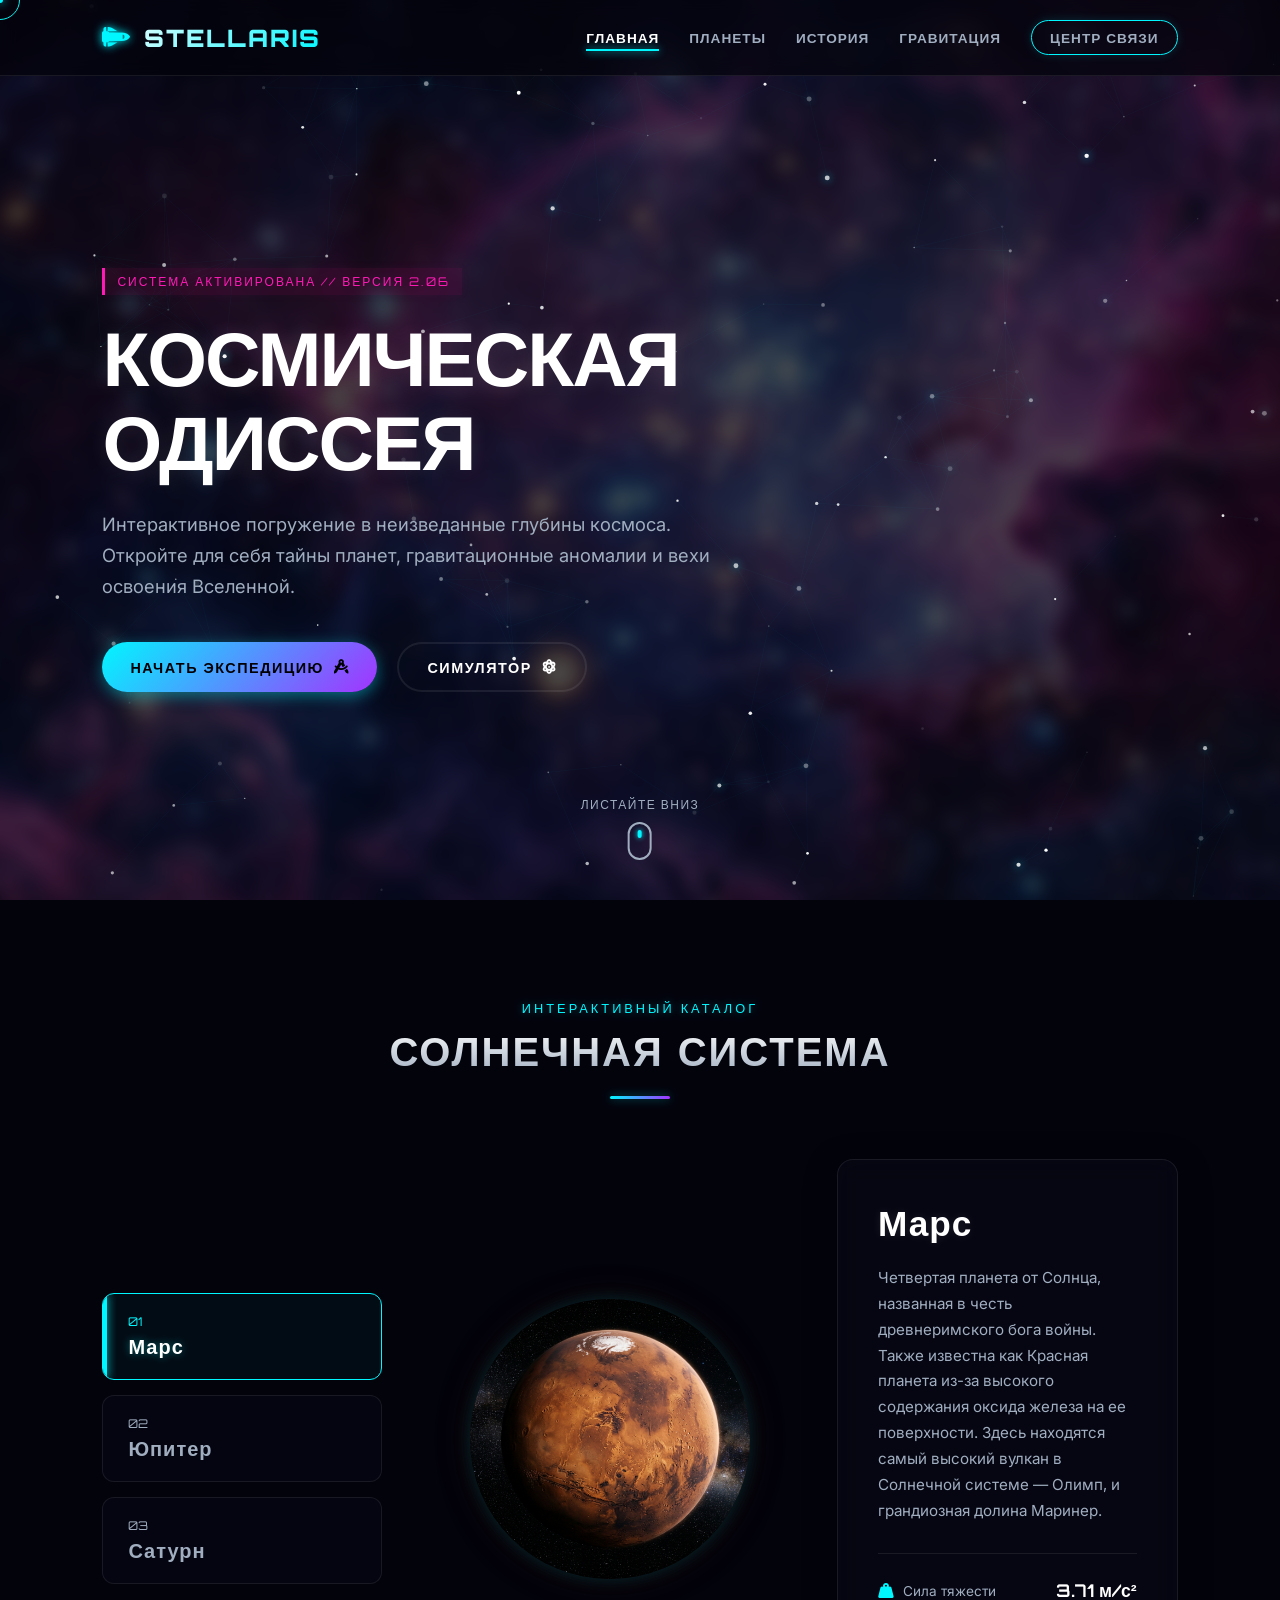
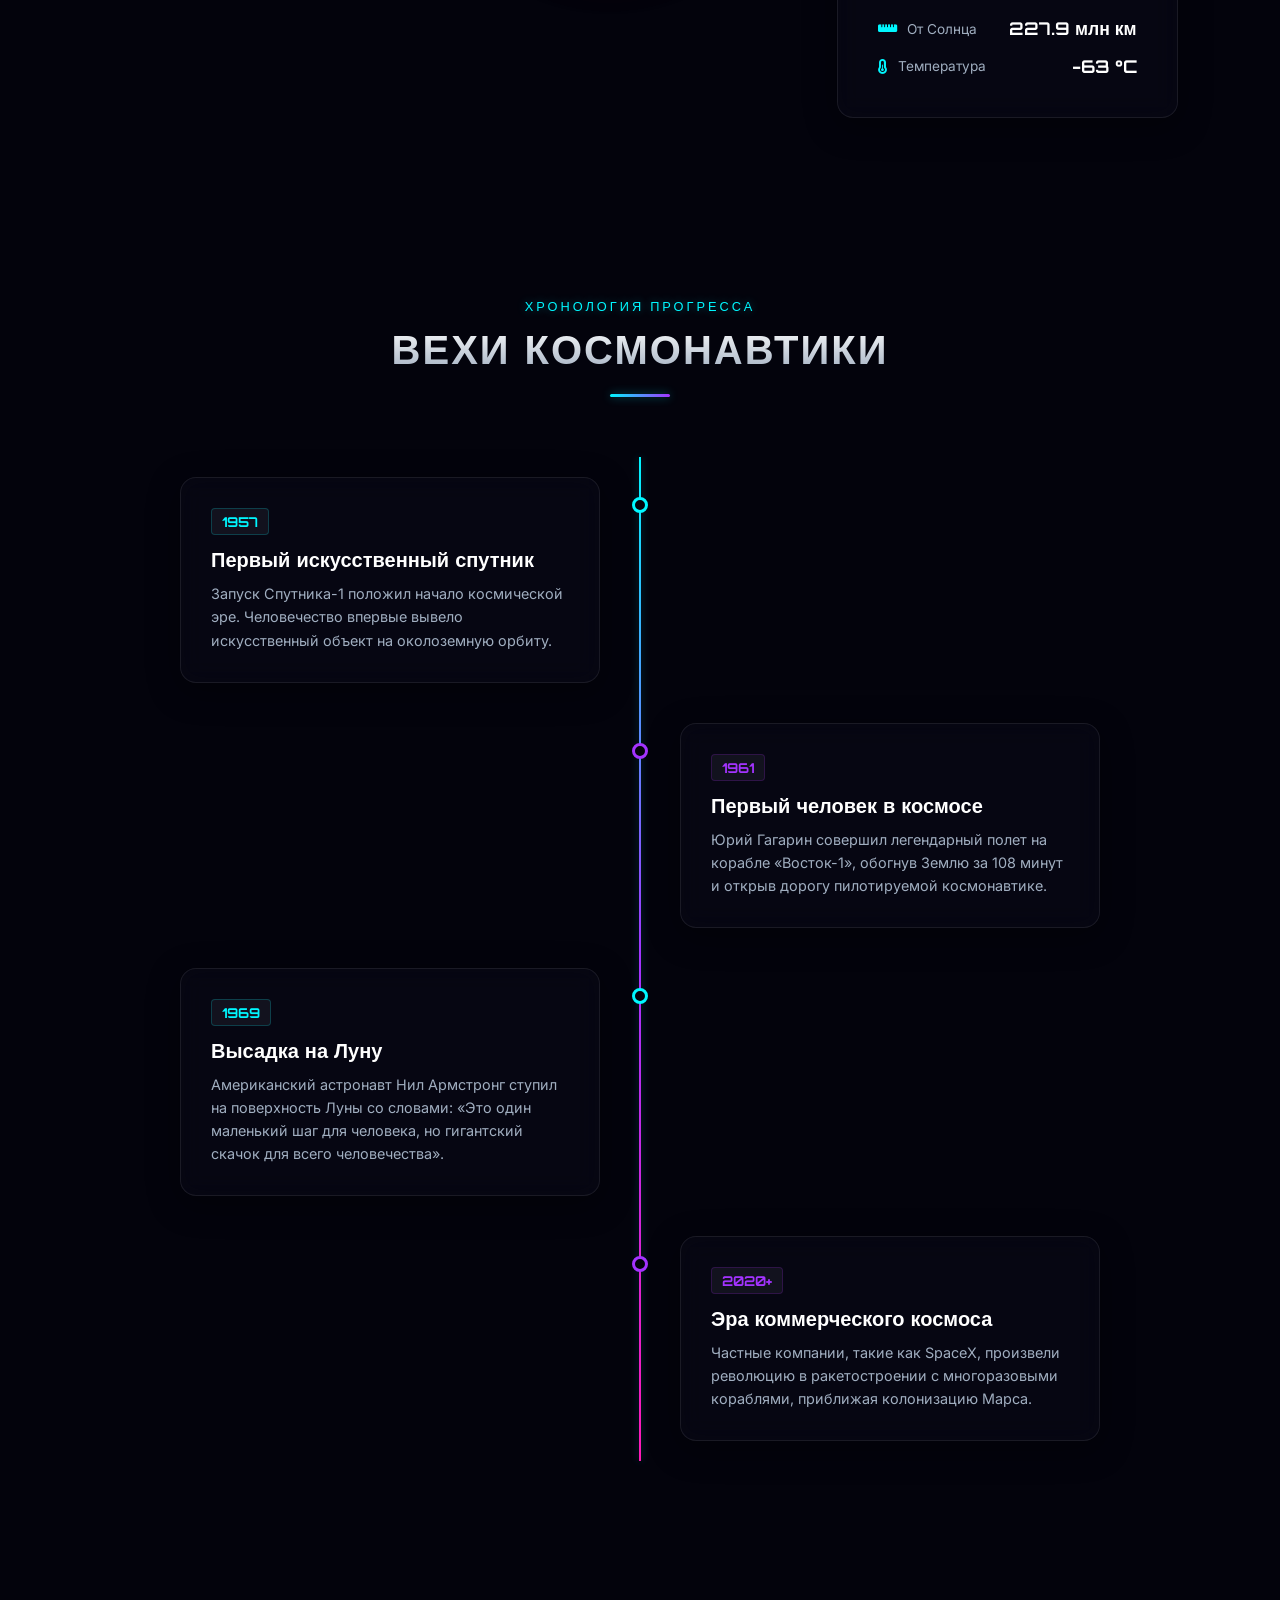
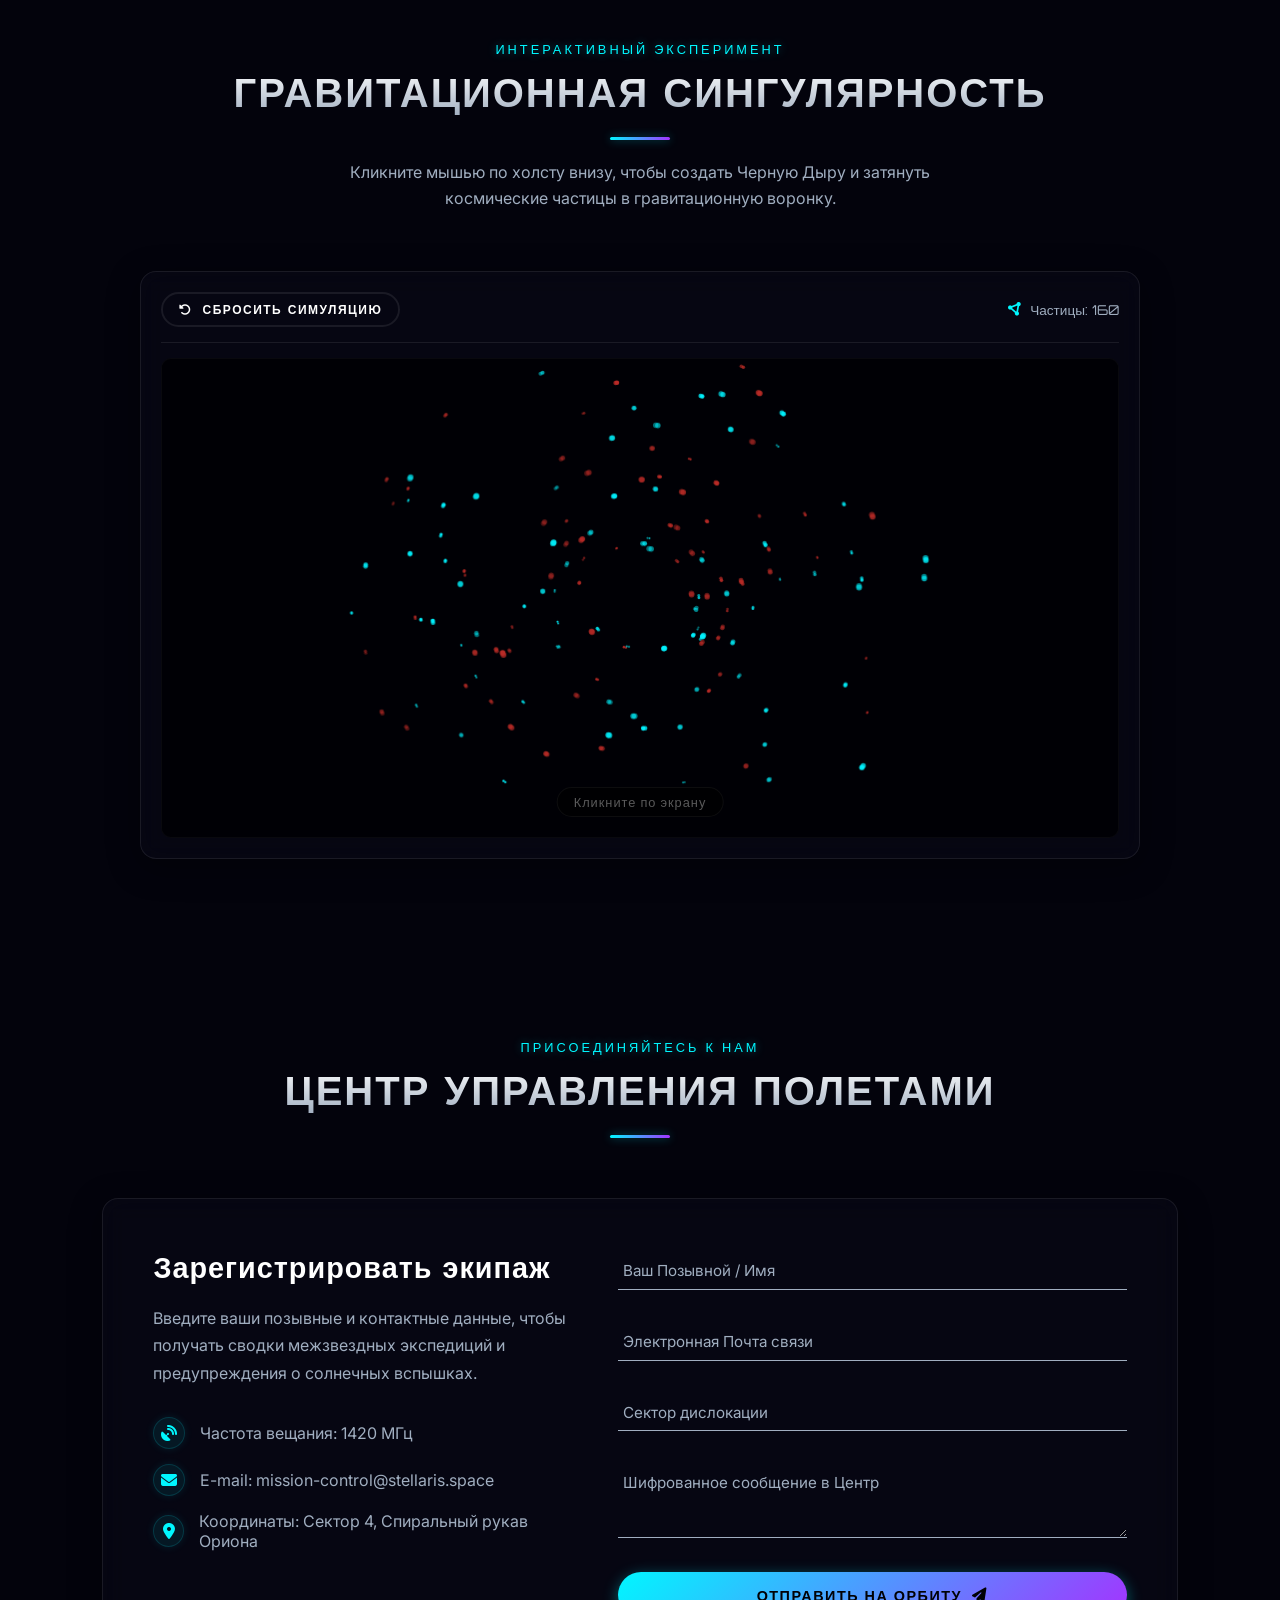
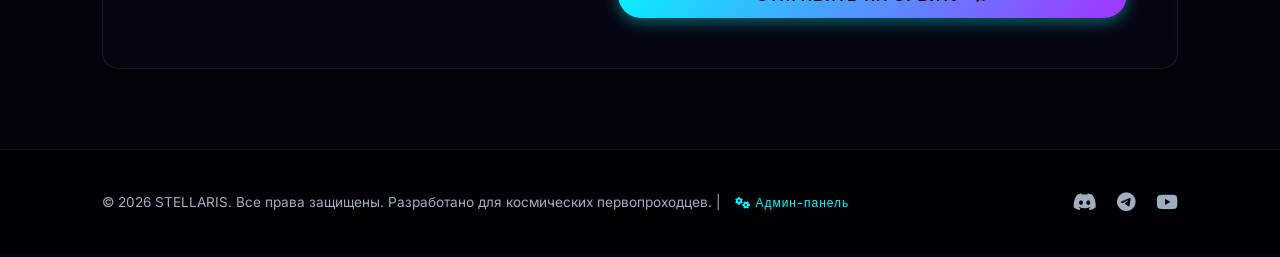
<file: projects/space-landing/index.html>
<!DOCTYPE html>
<html lang="ru">
<head>
    <meta charset="UTF-8">
    <meta name="viewport" content="width=device-width, initial-scale=1.0">
    <meta name="description" content="Интерактивное космическое путешествие: исследуйте планеты, изучайте историю освоения космоса и попробуйте симулятор гравитации.">
    <title>Космическая Одиссея — Исследование Вселенной</title>
    <!-- Google Fonts: Orbitron (Sci-Fi) & Inter -->
    <link rel="preconnect" href="https://fonts.googleapis.com">
    <link rel="preconnect" href="https://fonts.gstatic.com" crossorigin>
    <link href="https://fonts.googleapis.com/css2?family=Inter:wght@300;400;600;700&family=Orbitron:wght@400;700;900&display=swap" rel="stylesheet">
    <!-- FontAwesome для космических иконок -->
    <link rel="stylesheet" href="https://cdnjs.cloudflare.com/ajax/libs/font-awesome/6.4.0/css/all.min.css">
    <!-- Стили -->
    <link rel="stylesheet" href="style.css">
</head>
<body>

    <!-- Фоновый холст для интерактивных звезд -->
    <canvas id="stars-canvas"></canvas>

    <!-- Кастомный курсор -->
    <div class="custom-cursor" id="custom-cursor"></div>
    <div class="custom-cursor-dot" id="custom-cursor-dot"></div>

    <!-- Шапка сайта -->
    <header class="main-header">
        <div class="logo">
            <i class="fa-solid fa-shuttle-space"></i>
            <span>STELLARIS</span>
        </div>
        <nav class="nav-menu">
            <a href="#hero" class="nav-link active">Главная</a>
            <a href="#explorer" class="nav-link">Планеты</a>
            <a href="#timeline" class="nav-link">История</a>
            <a href="#sandbox" class="nav-link">Гравитация</a>
            <a href="#control" class="nav-link btn-glow">Центр связи</a>
        </nav>
        <button class="mobile-menu-btn" id="mobile-menu-btn">
            <span></span>
            <span></span>
            <span></span>
        </button>
    </header>

    <!-- Главный экран (Hero) -->
    <section id="hero" class="hero-section">
        <div class="hero-bg-nebula"></div>
        <div class="hero-content">
            <div class="hud-tag">СИСТЕМА АКТИВИРОВАНА // ВЕРСИЯ 2.06</div>
            <h1 class="glitch-title" data-text="КОСМИЧЕСКАЯ ОДИССЕЯ">КОСМИЧЕСКАЯ ОДИССЕЯ</h1>
            <p class="hero-subtitle">Интерактивное погружение в неизведанные глубины космоса. Откройте для себя тайны планет, гравитационные аномалии и вехи освоения Вселенной.</p>
            <div class="hero-cta">
                <a href="#explorer" class="btn btn-primary">
                    <span class="btn-text">Начать экспедицию</span>
                    <i class="fa-solid fa-compass-drafting"></i>
                </a>
                <a href="#sandbox" class="btn btn-secondary">
                    <span class="btn-text">Симулятор</span>
                    <i class="fa-solid fa-atom"></i>
                </a>
            </div>
        </div>
        <div class="scroll-indicator">
            <span>Листайте вниз</span>
            <div class="mouse-icon">
                <div class="wheel"></div>
            </div>
        </div>
    </section>

    <!-- Исследователь планет -->
    <section id="explorer" class="explorer-section reveal-section">
        <div class="section-header">
            <span class="subtitle">Интерактивный каталог</span>
            <h2 class="section-title">Солнечная система</h2>
            <div class="divider"></div>
        </div>

        <div class="explorer-container">
            <!-- Вкладки выбора планеты -->
            <div class="planet-tabs">
                <button class="planet-tab active" data-planet="mars">
                    <span class="num">01</span>
                    <span class="name">Марс</span>
                </button>
                <button class="planet-tab" data-planet="jupiter">
                    <span class="num">02</span>
                    <span class="name">Юпитер</span>
                </button>
                <button class="planet-tab" data-planet="saturn">
                    <span class="num">03</span>
                    <span class="name">Сатурн</span>
                </button>
            </div>

            <!-- Контент планет -->
            <div class="planet-showcase">
                <div class="planet-visual">
                    <div class="planet-glow"></div>
                    <img id="planet-img" src="assets/mars.jpg" alt="Марс" class="planet-image active">
                </div>
                
                <div class="planet-info-card glass-card">
                    <h3 id="planet-title" class="planet-name">Марс</h3>
                    <p id="planet-desc" class="planet-description">
                        Четвертая планета от Солнца, названная в честь древнеримского бога войны. Также известна как Красная планета из-за высокого содержания оксида железа на ее поверхности. Здесь находятся гигантские вулканы и каньоны.
                    </p>
                    
                    <div class="planet-stats">
                        <div class="stat-box">
                            <span class="stat-label"><i class="fa-solid fa-weight-hanging"></i> Сила тяжести</span>
                            <span id="planet-gravity" class="stat-value">3.71 м/с²</span>
                        </div>
                        <div class="stat-box">
                            <span class="stat-label"><i class="fa-solid fa-ruler-horizontal"></i> От Солнца</span>
                            <span id="planet-distance" class="stat-value">227.9 млн км</span>
                        </div>
                        <div class="stat-box">
                            <span class="stat-label"><i class="fa-solid fa-temperature-half"></i> Температура</span>
                            <span id="planet-temp" class="stat-value">-63 °C</span>
                        </div>
                    </div>
                </div>
            </div>
        </div>
    </section>

    <!-- Космический путь (Timeline) -->
    <section id="timeline" class="timeline-section reveal-section">
        <div class="section-header">
            <span class="subtitle">Хронология прогресса</span>
            <h2 class="section-title">Вехи космонавтики</h2>
            <div class="divider"></div>
        </div>

        <div class="timeline-container">
            <div class="timeline-line"></div>
            
            <!-- Событие 1 -->
            <div class="timeline-item left">
                <div class="timeline-dot"></div>
                <div class="timeline-content glass-card">
                    <span class="date">1957</span>
                    <h4>Первый искусственный спутник</h4>
                    <p>Запуск Спутника-1 положил начало космической эре. Человечество впервые вывело искусственный объект на околоземную орбиту.</p>
                </div>
            </div>

            <!-- Событие 2 -->
            <div class="timeline-item right">
                <div class="timeline-dot"></div>
                <div class="timeline-content glass-card">
                    <span class="date">1961</span>
                    <h4>Первый человек в космосе</h4>
                    <p>Юрий Гагарин совершил легендарный полет на корабле «Восток-1», обогнув Землю за 108 минут и открыв дорогу пилотируемой космонавтике.</p>
                </div>
            </div>

            <!-- Событие 3 -->
            <div class="timeline-item left">
                <div class="timeline-dot"></div>
                <div class="timeline-content glass-card">
                    <span class="date">1969</span>
                    <h4>Высадка на Луну</h4>
                    <p>Американский астронавт Нил Армстронг ступил на поверхность Луны со словами: «Это один маленький шаг для человека, но гигантский скачок для всего человечества».</p>
                </div>
            </div>

            <!-- Событие 4 -->
            <div class="timeline-item right">
                <div class="timeline-dot"></div>
                <div class="timeline-content glass-card">
                    <span class="date">2020+</span>
                    <h4>Эра коммерческого космоса</h4>
                    <p>Частные компании, такие как SpaceX, произвели революцию в ракетостроении с многоразовыми кораблями, приближая колонизацию Марса.</p>
                </div>
            </div>
        </div>
    </section>

    <!-- Симулятор гравитации (Sandbox) -->
    <section id="sandbox" class="sandbox-section reveal-section">
        <div class="section-header">
            <span class="subtitle">Интерактивный эксперимент</span>
            <h2 class="section-title">Гравитационная Сингулярность</h2>
            <div class="divider"></div>
            <p class="section-description">Кликните мышью по холсту внизу, чтобы создать Черную Дыру и затянуть космические частицы в гравитационную воронку.</p>
        </div>

        <div class="sandbox-container glass-card">
            <div class="sandbox-controls">
                <button id="btn-reset-particles" class="btn btn-small btn-secondary">
                    <i class="fa-solid fa-rotate-left"></i> Сбросить симуляцию
                </button>
                <div class="control-indicator">
                    <i class="fa-solid fa-circle-nodes"></i> <span id="particle-count">Частицы: 150</span>
                </div>
            </div>
            <div class="canvas-wrapper">
                <canvas id="sandbox-canvas"></canvas>
                <div class="canvas-hint">Кликните по экрану</div>
            </div>
        </div>
    </section>

    <!-- Форма «Центр управления» (Contact) -->
    <section id="control" class="control-section reveal-section">
        <div class="section-header">
            <span class="subtitle">Присоединяйтесь к нам</span>
            <h2 class="section-title">Центр Управления Полетами</h2>
            <div class="divider"></div>
        </div>

        <div class="control-container glass-card">
            <div class="control-info">
                <h3>Зарегистрировать экипаж</h3>
                <p>Введите ваши позывные и контактные данные, чтобы получать сводки межзвездных экспедиций и предупреждения о солнечных вспышках.</p>
                <ul class="contact-list">
                    <li><i class="fa-solid fa-satellite-dish"></i> Частота вещания: 1420 МГц</li>
                    <li><i class="fa-solid fa-envelope"></i> E-mail: mission-control@stellaris.space</li>
                    <li><i class="fa-solid fa-location-dot"></i> Координаты: Сектор 4, Спиральный рукав Ориона</li>
                </ul>
            </div>
            
            <form id="mission-form" class="mission-form">
                <div class="form-group">
                    <input type="text" id="callsign" required placeholder=" ">
                    <label for="callsign">Ваш Позывной / Имя</label>
                    <div class="bar"></div>
                </div>
                
                <div class="form-group">
                    <input type="email" id="email" required placeholder=" ">
                    <label for="email">Электронная Почта связи</label>
                    <div class="bar"></div>
                </div>

                <div class="form-group">
                    <select id="sector" required>
                        <option value="" disabled selected hidden></option>
                        <option value="earth">Орбита Земли</option>
                        <option value="mars">Купол Марса</option>
                        <option value="belt">Пояс Астероидов</option>
                        <option value="outer">Внешние системы</option>
                    </select>
                    <label for="sector" class="select-label">Сектор дислокации</label>
                    <div class="bar"></div>
                </div>

                <div class="form-group">
                    <textarea id="message" required rows="3" placeholder=" "></textarea>
                    <label for="message">Шифрованное сообщение в Центр</label>
                    <div class="bar"></div>
                </div>

                <button type="submit" class="btn btn-primary btn-block">
                    <span class="btn-text">Отправить на Орбиту</span>
                    <i class="fa-solid fa-paper-plane"></i>
                </button>
            </form>
        </div>
    </section>

    <!-- Подвал сайта -->
    <footer class="main-footer">
        <div class="footer-bottom">
            <p>&copy; 2026 STELLARIS. Все права защищены. Разработано для космических первопроходцев. | <a href="admin.html" class="admin-link" style="color: var(--color-neon-cyan); text-decoration: none; font-family: var(--font-headers); font-size: 0.75rem; margin-left: 10px; letter-spacing: 1px;"><i class="fa-solid fa-gears"></i> Админ-панель</a></p>
            <div class="footer-socials">
                <a href="#"><i class="fa-brands fa-discord"></i></a>
                <a href="#"><i class="fa-brands fa-telegram"></i></a>
                <a href="#"><i class="fa-brands fa-youtube"></i></a>
            </div>
        </div>
    </footer>

    <!-- JS Логика -->
    <script src="app.js"></script>
</body>
</html>
</file>
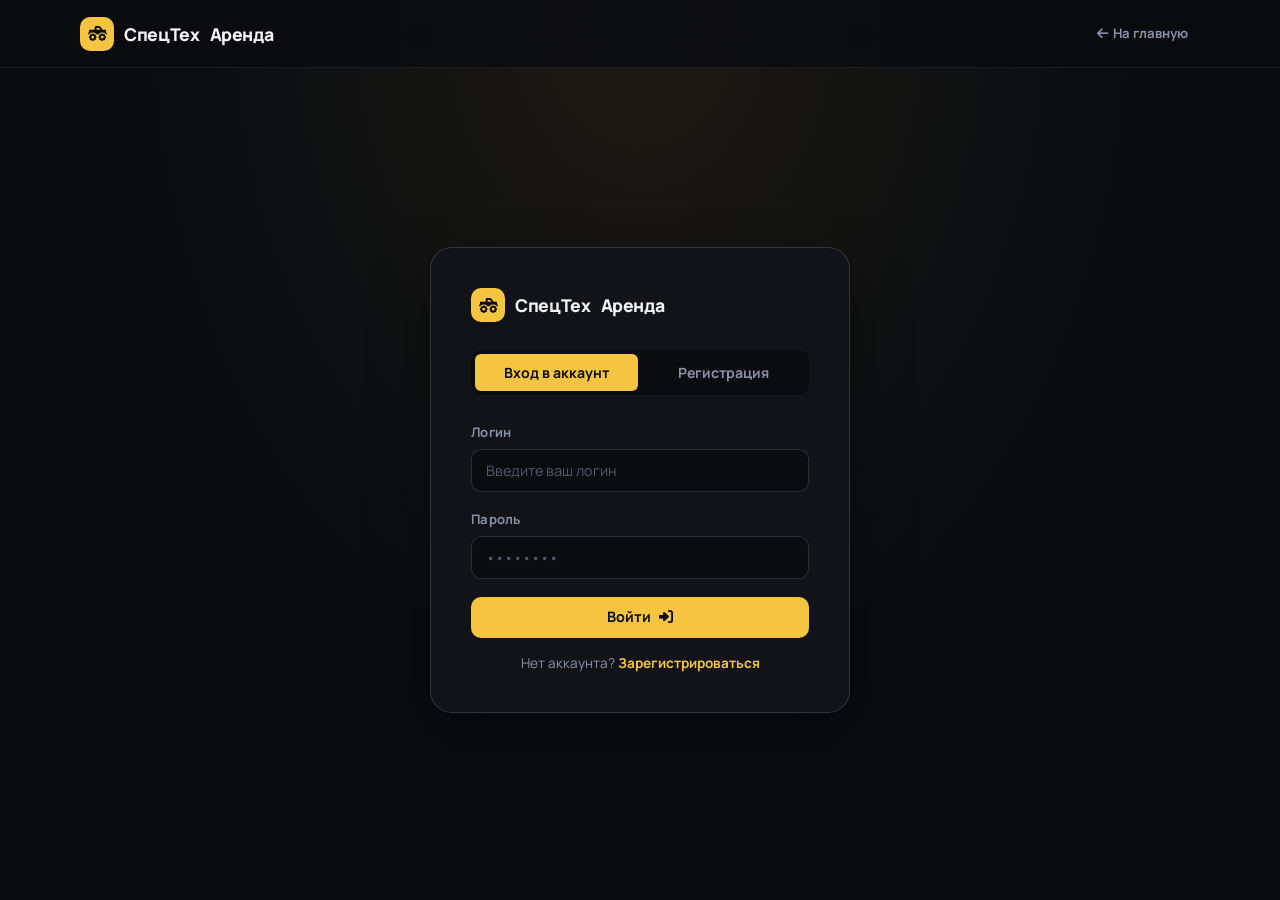
<file: projects/machinery/auth.html>
<!DOCTYPE html>
<html lang="ru">
<head>
  <meta charset="UTF-8">
  <meta name="viewport" content="width=device-width, initial-scale=1.0">
  <title>Войти — СпецТехАренда</title>
  <link rel="stylesheet" href="css/style.css">
  <link rel="stylesheet" href="https://cdnjs.cloudflare.com/ajax/libs/font-awesome/6.4.0/css/all.min.css">
</head>
<body>

<header class="header">
  <div class="header-inner">
    <a href="index.html" class="logo">
      <div class="logo-icon"><i class="fa-solid fa-truck-monster"></i></div>
      СпецТех<span>Аренда</span>
    </a>
    <div class="header-actions">
      <a href="index.html" class="btn btn-ghost btn-sm">
        <i class="fa-solid fa-arrow-left"></i> На главную
      </a>
    </div>
  </div>
</header>

<div class="auth-container">
  <div class="auth-card">

    <div class="auth-logo">
      <a href="index.html" class="logo">
        <div class="logo-icon"><i class="fa-solid fa-truck-monster"></i></div>
        СпецТех<span>Аренда</span>
      </a>
    </div>

    <div class="auth-tabs">
      <div class="auth-tab active" id="tab-login" onclick="switchTab('login')">Вход в аккаунт</div>
      <div class="auth-tab" id="tab-register" onclick="switchTab('register')">Регистрация</div>
    </div>

    <!-- LOGIN FORM -->
    <form id="form-login" class="auth-form active" onsubmit="handleLogin(event)">
      <div class="form-group">
        <label>Логин</label>
        <input type="text" id="login-username" required placeholder="Введите ваш логин" autocomplete="username">
      </div>
      <div class="form-group">
        <label>Пароль</label>
        <input type="password" id="login-password" required placeholder="••••••••" autocomplete="current-password">
      </div>
      <div id="login-error" class="form-error"></div>
      <button type="submit" class="btn btn-primary" style="width:100%;justify-content:center;padding:13px;">
        Войти <i class="fa-solid fa-right-to-bracket"></i>
      </button>
      <p style="text-align:center;margin-top:16px;font-size:0.85rem;color:var(--c-text-2);">
        Нет аккаунта? <a href="#" onclick="switchTab('register');return false;" style="color:var(--c-yellow);font-weight:700;">Зарегистрироваться</a>
      </p>
    </form>

    <!-- REGISTER FORM -->
    <form id="form-register" class="auth-form" onsubmit="handleRegister(event)">
      <div class="form-group">
        <label>ФИО</label>
        <input type="text" id="reg-fullname" required placeholder="Иванов Иван Иванович" autocomplete="name">
      </div>
      <div class="form-group">
        <label>Логин (имя пользователя)</label>
        <input type="text" id="reg-username" required placeholder="IvanIvanov" autocomplete="username">
      </div>
      <div class="form-group">
        <label>Номер телефона</label>
        <input type="tel" id="reg-phone" required placeholder="+7 (999) 999-99-99" autocomplete="tel">
      </div>
      <div class="form-group">
        <label>Пароль</label>
        <input type="password" id="reg-password" required placeholder="Минимум 6 символов" autocomplete="new-password">
      </div>
      <div id="reg-error" class="form-error"></div>
      <button type="submit" class="btn btn-primary" style="width:100%;justify-content:center;padding:13px;">
        Создать аккаунт <i class="fa-solid fa-user-plus"></i>
      </button>
      <p style="text-align:center;margin-top:16px;font-size:0.85rem;color:var(--c-text-2);">
        Уже есть аккаунт? <a href="#" onclick="switchTab('login');return false;" style="color:var(--c-yellow);font-weight:700;">Войти</a>
      </p>
    </form>

  </div>
</div>

<script src="js/auth.js"></script>
</body>
</html>
</file>
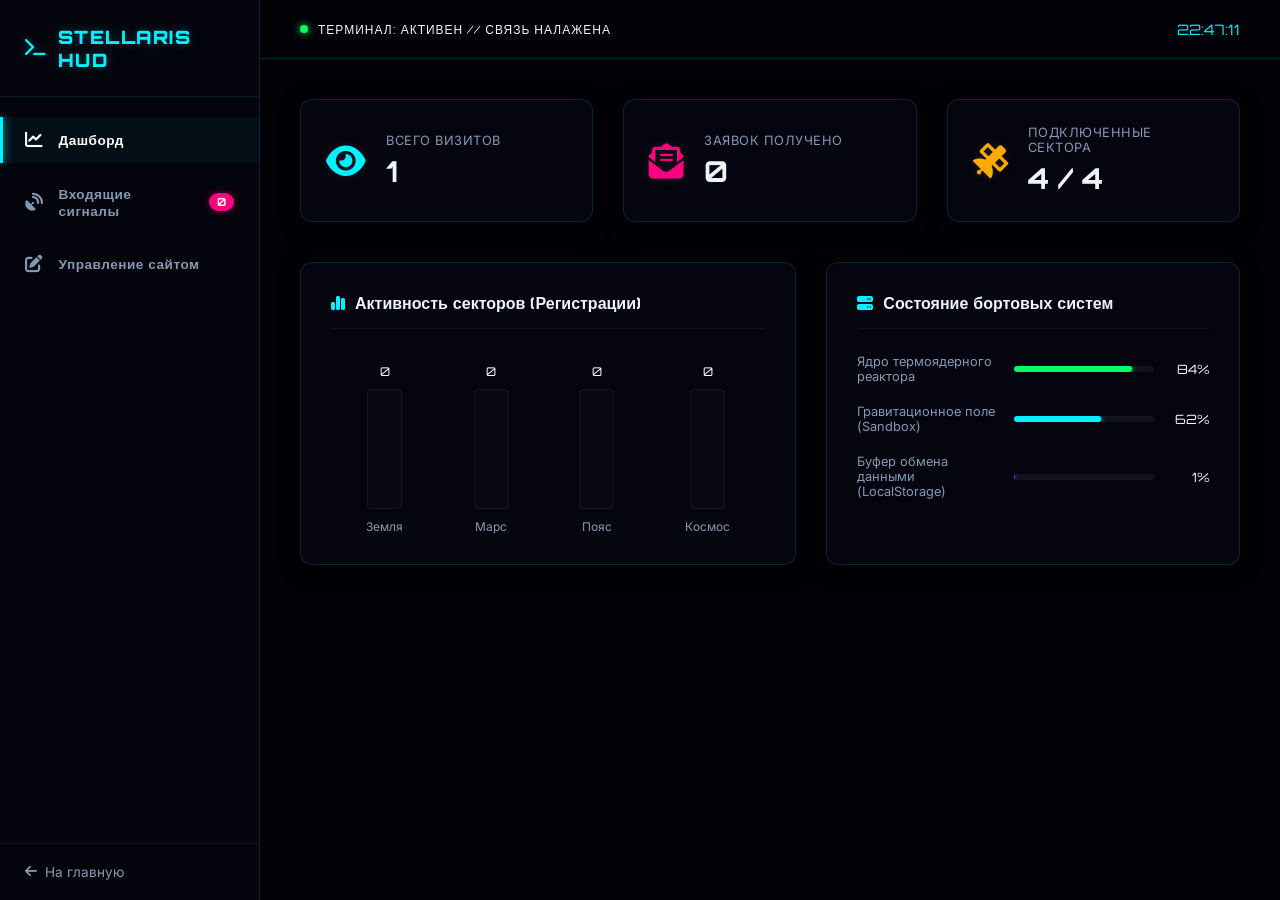
<file: projects/space-landing/admin.html>
<!DOCTYPE html>
<html lang="ru">
<head>
    <meta charset="UTF-8">
    <meta name="viewport" content="width=device-width, initial-scale=1.0">
    <title>Панель Управления STELLARIS // Центр управления данными</title>
    <!-- Google Fonts: Orbitron & Inter -->
    <link rel="preconnect" href="https://fonts.googleapis.com">
    <link rel="preconnect" href="https://fonts.gstatic.com" crossorigin>
    <link href="https://fonts.googleapis.com/css2?family=Inter:wght@300;400;600;700&family=Orbitron:wght@400;700;900&display=swap" rel="stylesheet">
    <!-- FontAwesome -->
    <link rel="stylesheet" href="https://cdnjs.cloudflare.com/ajax/libs/font-awesome/6.4.0/css/all.min.css">
    <!-- Стили панели -->
    <link rel="stylesheet" href="admin.css">
</head>
<body>

    <div class="admin-wrapper">
        <!-- Боковая панель -->
        <aside class="sidebar">
            <div class="sidebar-logo">
                <i class="fa-solid fa-terminal"></i>
                <span>STELLARIS HUD</span>
            </div>
            <ul class="sidebar-menu">
                <li class="menu-item active" data-tab="dashboard">
                    <i class="fa-solid fa-chart-line"></i>
                    <span>Дашборд</span>
                </li>
                <li class="menu-item" data-tab="signals">
                    <i class="fa-solid fa-satellite-dish"></i>
                    <span>Входящие сигналы</span>
                    <span class="badge" id="signals-badge">0</span>
                </li>
                <li class="menu-item" data-tab="cms">
                    <i class="fa-solid fa-pen-to-square"></i>
                    <span>Управление сайтом</span>
                </li>
            </ul>
            <div class="sidebar-footer">
                <a href="index.html" class="back-link">
                    <i class="fa-solid fa-arrow-left"></i> На главную
                </a>
            </div>
        </aside>

        <!-- Основной контент -->
        <main class="main-content">
            <header class="admin-header">
                <div class="system-status">
                    <span class="status-dot online"></span>
                    <span>ТЕРМИНАЛ: АКТИВЕН // СВЯЗЬ НАЛАЖЕНА</span>
                </div>
                <div class="system-time" id="system-time">20:16:00</div>
            </header>

            <!-- ВКЛАДКА: ДАШБОРД -->
            <section id="dashboard" class="tab-content active">
                <div class="dashboard-grid">
                    <!-- Карточки статистики -->
                    <div class="stat-card glass-card">
                        <i class="fa-solid fa-eye text-cyan"></i>
                        <div class="stat-info">
                            <span class="stat-title">Всего визитов</span>
                            <span class="stat-number" id="stat-visits">0</span>
                        </div>
                    </div>
                    <div class="stat-card glass-card">
                        <i class="fa-solid fa-envelope-open-text text-magenta"></i>
                        <div class="stat-info">
                            <span class="stat-title">Заявок получено</span>
                            <span class="stat-number" id="stat-signals">0</span>
                        </div>
                    </div>
                    <div class="stat-card glass-card">
                        <i class="fa-solid fa-satellite text-amber"></i>
                        <div class="stat-info">
                            <span class="stat-title">Подключенные сектора</span>
                            <span class="stat-number">4 / 4</span>
                        </div>
                    </div>
                </div>

                <!-- Визуализация графиков -->
                <div class="charts-container">
                    <div class="chart-box glass-card">
                        <h3><i class="fa-solid fa-chart-simple"></i> Активность секторов (Регистрации)</h3>
                        <div class="bar-chart" id="sectors-chart">
                            <!-- Заполняется динамически JS -->
                        </div>
                    </div>
                    
                    <div class="chart-box glass-card">
                        <h3><i class="fa-solid fa-server"></i> Состояние бортовых систем</h3>
                        <div class="system-meters">
                            <div class="meter-group">
                                <label>Ядро термоядерного реактора</label>
                                <div class="meter-bar"><div class="fill green" style="width: 84%"></div></div>
                                <span class="value">84%</span>
                            </div>
                            <div class="meter-group">
                                <label>Гравитационное поле (Sandbox)</label>
                                <div class="meter-bar"><div class="fill cyan" style="width: 62%"></div></div>
                                <span class="value">62%</span>
                            </div>
                            <div class="meter-group">
                                <label>Буфер обмена данными (LocalStorage)</label>
                                <div class="meter-bar"><div class="fill purple" id="storage-fill-bar" style="width: 5%"></div></div>
                                <span class="value" id="storage-percentage">5%</span>
                            </div>
                        </div>
                    </div>
                </div>
            </section>

            <!-- ВКЛАДКА: СИГНАЛЫ -->
            <section id="signals" class="tab-content">
                <div class="glass-card table-card">
                    <div class="table-header">
                        <h3><i class="fa-solid fa-envelope"></i> Журнал принятых сообщений</h3>
                        <button class="btn btn-secondary btn-small" id="clear-all-signals">
                            <i class="fa-solid fa-trash-can"></i> Очистить журнал
                        </button>
                    </div>
                    
                    <div class="table-wrapper">
                        <table class="signals-table">
                            <thead>
                                <tr>
                                    <th>Время</th>
                                    <th>Позывной</th>
                                    <th>Email связи</th>
                                    <th>Сектор</th>
                                    <th>Шифр сообщения</th>
                                    <th>Действие</th>
                                </tr>
                            </thead>
                            <tbody id="signals-table-body">
                                <!-- Заполняется динамически JS -->
                            </tbody>
                        </table>
                        <div id="no-signals-msg" class="no-data">
                            <i class="fa-solid fa-ghost"></i>
                            <p>В эфире тишина. Нет принятых сигналов.</p>
                        </div>
                    </div>
                </div>
            </section>

            <!-- ВКЛАДКА: CMS (УПРАВЛЕНИЕ КОНТЕНТОМ) -->
            <section id="cms" class="tab-content">
                <div class="cms-grid">
                    <!-- Редактор главного экрана -->
                    <div class="glass-card cms-card">
                        <h3><i class="fa-solid fa-display"></i> Главный экран (Hero)</h3>
                        <form id="cms-hero-form" class="cms-form">
                            <div class="form-group-admin">
                                <label for="edit-hero-title">Главный заголовок</label>
                                <input type="text" id="edit-hero-title" required>
                            </div>
                            <div class="form-group-admin">
                                <label for="edit-hero-subtitle">Подзаголовок</label>
                                <textarea id="edit-hero-subtitle" rows="3" required></textarea>
                            </div>
                            <button type="submit" class="btn btn-primary btn-small">Обновить заголовок</button>
                        </form>
                    </div>

                    <!-- Редактор планет -->
                    <div class="glass-card cms-card">
                        <h3><i class="fa-solid fa-globe"></i> Характеристики планет</h3>
                        <div class="planet-selector-admin">
                            <button class="planet-sel-btn active" data-sel="mars">Марс</button>
                            <button class="planet-sel-btn" data-sel="jupiter">Юпитер</button>
                            <button class="planet-sel-btn" data-sel="saturn">Сатурн</button>
                        </div>
                        <form id="cms-planet-form" class="cms-form">
                            <div class="form-group-admin">
                                <label for="edit-planet-desc">Описание планеты</label>
                                <textarea id="edit-planet-desc" rows="4" required></textarea>
                            </div>
                            <div class="admin-form-row">
                                <div class="form-group-admin">
                                    <label for="edit-planet-gravity">Сила тяжести</label>
                                    <input type="text" id="edit-planet-gravity" required>
                                </div>
                                <div class="form-group-admin">
                                    <label for="edit-planet-distance">Расстояние от Солнца</label>
                                    <input type="text" id="edit-planet-distance" required>
                                </div>
                                <div class="form-group-admin">
                                    <label for="edit-planet-temp">Температура</label>
                                    <input type="text" id="edit-planet-temp" required>
                                </div>
                            </div>
                            <button type="submit" class="btn btn-primary btn-small">Сохранить планету</button>
                        </form>
                    </div>

                    <!-- Системные действия -->
                    <div class="glass-card cms-card full-width">
                        <h3><i class="fa-solid fa-gears"></i> Системные настройки</h3>
                        <p class="settings-desc">Сброс всех измененных параметров вернет сайт к исходным текстам и очистит базы данных в localStorage.</p>
                        <button class="btn btn-secondary" id="btn-factory-reset" style="border-color: var(--color-neon-magenta); color: #fff;">
                            <i class="fa-solid fa-triangle-exclamation"></i> Сбросить к заводским настройкам
                        </button>
                    </div>
                </div>
            </section>
        </main>
    </div>

    <!-- JS панели -->
    <script src="admin.js"></script>
</body>
</html>
</file>
<file: projects/space-landing/style.css>
/* Спецификация CSS: Дизайн-система "Космическая Одиссея" */

:root {
    /* Цветовая палитра */
    --color-bg: #03030c;
    --color-bg-darker: #010105;
    --color-card-bg: rgba(10, 10, 25, 0.55);
    --color-card-border: rgba(255, 255, 255, 0.08);
    --color-card-border-glow: rgba(0, 242, 254, 0.25);
    
    --color-text-primary: #ffffff;
    --color-text-muted: #a0aec0;
    
    /* Неоновые акценты (HSL) */
    --color-neon-cyan: hsl(182, 100%, 50%);
    --color-neon-cyan-glow: hsla(182, 100%, 50%, 0.4);
    --color-neon-purple: hsl(273, 100%, 60%);
    --color-neon-purple-glow: hsla(273, 100%, 60%, 0.4);
    --color-neon-magenta: hsl(319, 100%, 55%);
    --color-neon-magenta-glow: hsla(319, 100%, 55%, 0.4);
    --color-neon-amber: hsl(42, 100%, 55%);
    --color-neon-amber-glow: hsla(42, 100%, 55%, 0.4);

    /* Шрифты */
    --font-headers: 'Orbitron', -apple-system, BlinkMacSystemFont, sans-serif;
    --font-body: 'Inter', -apple-system, BlinkMacSystemFont, sans-serif;

    --transition-smooth: all 0.4s cubic-bezier(0.16, 1, 0.3, 1);
    --transition-fast: all 0.2s ease;
}

/* Сброс стилей и общие правила */
* {
    margin: 0;
    padding: 0;
    box-sizing: border-box;
}

html {
    scroll-behavior: smooth;
    background-color: var(--color-bg);
    color: var(--color-text-primary);
    font-family: var(--font-body);
    overflow-x: hidden;
}

body {
    position: relative;
    min-height: 100vh;
}

/* Скроллбар */
::-webkit-scrollbar {
    width: 8px;
}
::-webkit-scrollbar-track {
    background: var(--color-bg-darker);
}
::-webkit-scrollbar-thumb {
    background: rgba(255, 255, 255, 0.15);
    border-radius: 4px;
}
::-webkit-scrollbar-thumb:hover {
    background: var(--color-neon-cyan);
    box-shadow: 0 0 10px var(--color-neon-cyan);
}

/* Задний фон: Canvas */
#stars-canvas {
    position: fixed;
    top: 0;
    left: 0;
    width: 100vw;
    height: 100vh;
    z-index: -2;
    pointer-events: none;
}

/* Кастомный курсор */
.custom-cursor {
    width: 40px;
    height: 40px;
    border: 1px solid var(--color-neon-cyan);
    border-radius: 50%;
    position: fixed;
    transform: translate(-50%, -50%);
    pointer-events: none;
    z-index: 9999;
    mix-blend-mode: difference;
    transition: width 0.2s ease, height 0.2s ease, background-color 0.2s ease;
}

.custom-cursor-dot {
    width: 6px;
    height: 6px;
    background-color: var(--color-neon-cyan);
    border-radius: 50%;
    position: fixed;
    transform: translate(-50%, -50%);
    pointer-events: none;
    z-index: 9999;
    box-shadow: 0 0 10px var(--color-neon-cyan);
}

/* Эффекты при наведении для кастомного курсора */
.hover-active .custom-cursor {
    width: 60px;
    height: 60px;
    background-color: rgba(0, 242, 254, 0.1);
    border-color: var(--color-neon-magenta);
}

.hover-active .custom-cursor-dot {
    background-color: var(--color-neon-magenta);
    box-shadow: 0 0 15px var(--color-neon-magenta);
}

/* Стеклянные карточки (Glassmorphism) */
.glass-card {
    background: var(--color-card-bg);
    backdrop-filter: blur(12px);
    -webkit-backdrop-filter: blur(12px);
    border: 1px solid var(--color-card-border);
    border-radius: 16px;
    box-shadow: 0 8px 32px 0 rgba(0, 0, 0, 0.37);
    transition: var(--transition-smooth);
}

.glass-card:hover {
    border-color: var(--color-card-border-glow);
    box-shadow: 0 12px 40px 0 rgba(0, 242, 254, 0.15);
}

/* Кнопки */
.btn {
    display: inline-flex;
    align-items: center;
    justify-content: center;
    gap: 10px;
    padding: 14px 28px;
    border-radius: 30px;
    font-family: var(--font-headers);
    font-size: 0.9rem;
    font-weight: 700;
    text-transform: uppercase;
    letter-spacing: 1.5px;
    text-decoration: none;
    cursor: pointer;
    transition: var(--transition-smooth);
    position: relative;
    overflow: hidden;
}

.btn-primary {
    background: linear-gradient(135deg, var(--color-neon-cyan), var(--color-neon-purple));
    color: var(--color-bg-darker);
    border: none;
    box-shadow: 0 4px 15px var(--color-neon-cyan-glow);
}

.btn-primary:hover {
    transform: translateY(-3px);
    box-shadow: 0 8px 25px var(--color-neon-cyan-glow), 0 0 15px var(--color-neon-purple-glow);
    color: #ffffff;
}

.btn-secondary {
    background: transparent;
    color: var(--color-text-primary);
    border: 2px solid var(--color-card-border);
}

.btn-secondary:hover {
    border-color: var(--color-neon-magenta);
    background: rgba(255, 0, 128, 0.05);
    box-shadow: 0 0 15px var(--color-neon-magenta-glow);
    transform: translateY(-3px);
}

.btn-small {
    padding: 8px 16px;
    font-size: 0.75rem;
    border-radius: 20px;
}

.btn-block {
    width: 100%;
}

/* Шапка (Header) */
.main-header {
    position: fixed;
    top: 0;
    left: 0;
    width: 100%;
    display: flex;
    justify-content: space-between;
    align-items: center;
    padding: 20px 8%;
    z-index: 1000;
    background: rgba(3, 3, 12, 0.7);
    backdrop-filter: blur(10px);
    -webkit-backdrop-filter: blur(10px);
    border-bottom: 1px solid var(--color-card-border);
    transition: var(--transition-smooth);
}

.main-header.scrolled {
    padding: 12px 8%;
    background: rgba(1, 1, 5, 0.9);
}

.logo {
    display: flex;
    align-items: center;
    gap: 12px;
    font-family: var(--font-headers);
    font-size: 1.5rem;
    font-weight: 900;
    letter-spacing: 2px;
    background: linear-gradient(135deg, #ffffff, var(--color-neon-cyan));
    -webkit-background-clip: text;
    -webkit-text-fill-color: transparent;
}

.logo i {
    font-size: 1.4rem;
    color: var(--color-neon-cyan);
    -webkit-text-fill-color: initial;
    filter: drop-shadow(0 0 5px var(--color-neon-cyan));
}

.nav-menu {
    display: flex;
    align-items: center;
    gap: 30px;
}

.nav-link {
    color: var(--color-text-muted);
    text-decoration: none;
    font-family: var(--font-headers);
    font-size: 0.85rem;
    font-weight: 700;
    letter-spacing: 1px;
    text-transform: uppercase;
    transition: var(--transition-fast);
    position: relative;
    padding: 5px 0;
}

.nav-link::after {
    content: '';
    position: absolute;
    bottom: 0;
    left: 0;
    width: 0;
    height: 2px;
    background: var(--color-neon-cyan);
    transition: var(--transition-fast);
    box-shadow: 0 0 8px var(--color-neon-cyan);
}

.nav-link:hover, .nav-link.active {
    color: var(--color-text-primary);
}

.nav-link.active::after {
    width: 100%;
}

.nav-link.btn-glow {
    border: 1px solid var(--color-neon-cyan);
    padding: 8px 18px;
    border-radius: 20px;
    box-shadow: 0 0 10px rgba(0, 242, 254, 0.15);
}

.nav-link.btn-glow::after {
    display: none;
}

.nav-link.btn-glow:hover {
    background: var(--color-neon-cyan);
    color: var(--color-bg-darker);
    box-shadow: 0 0 20px var(--color-neon-cyan-glow);
}

/* Мобильное меню кнопки */
.mobile-menu-btn {
    display: none;
    flex-direction: column;
    gap: 6px;
    background: transparent;
    border: none;
    cursor: pointer;
    z-index: 1001;
}

.mobile-menu-btn span {
    width: 25px;
    height: 2px;
    background-color: var(--color-text-primary);
    transition: var(--transition-fast);
}

/* Секции общие правила */
section {
    padding: 100px 8% 80px 8%;
    position: relative;
}

.section-header {
    text-align: center;
    margin-bottom: 60px;
}

.section-header .subtitle {
    font-family: var(--font-headers);
    color: var(--color-neon-cyan);
    font-size: 0.8rem;
    letter-spacing: 3px;
    text-transform: uppercase;
    margin-bottom: 10px;
    display: block;
    text-shadow: 0 0 10px var(--color-neon-cyan-glow);
}

.section-title {
    font-family: var(--font-headers);
    font-size: 2.5rem;
    font-weight: 700;
    letter-spacing: 2px;
    text-transform: uppercase;
    background: linear-gradient(180deg, #ffffff, var(--color-text-muted));
    -webkit-background-clip: text;
    -webkit-text-fill-color: transparent;
}

.divider {
    width: 60px;
    height: 3px;
    background: linear-gradient(90deg, var(--color-neon-cyan), var(--color-neon-purple));
    margin: 20px auto 0 auto;
    border-radius: 2px;
    box-shadow: 0 0 10px var(--color-neon-cyan-glow);
}

.section-description {
    color: var(--color-text-muted);
    max-width: 600px;
    margin: 20px auto 0 auto;
    line-height: 1.6;
}

/* Главный экран (Hero Section) */
.hero-section {
    height: 100vh;
    display: flex;
    flex-direction: column;
    justify-content: center;
    align-items: flex-start;
    padding-top: 140px;
    overflow: hidden;
}

.hero-bg-nebula {
    position: absolute;
    top: 50%;
    left: 50%;
    transform: translate(-50%, -50%);
    width: 140%;
    height: 140%;
    background-image: url('assets/hero_nebula.jpg');
    background-size: cover;
    background-position: center;
    z-index: -3;
    opacity: 0.28;
    filter: blur(8px);
    animation: nebulaPulse 25s infinite alternate ease-in-out;
}

@keyframes nebulaPulse {
    0% {
        transform: translate(-50%, -50%) rotate(0deg) scale(1);
    }
    100% {
        transform: translate(-48%, -52%) rotate(3deg) scale(1.1);
    }
}

.hero-content {
    max-width: 800px;
    z-index: 1;
}

.hud-tag {
    font-family: var(--font-headers);
    font-size: 0.75rem;
    color: var(--color-neon-magenta);
    letter-spacing: 2px;
    margin-bottom: 20px;
    padding: 6px 12px;
    background: rgba(255, 0, 128, 0.08);
    border-left: 3px solid var(--color-neon-magenta);
    display: inline-block;
    box-shadow: 0 0 10px rgba(255, 0, 128, 0.05);
}

.glitch-title {
    font-family: var(--font-headers);
    font-size: 4.8rem;
    font-weight: 900;
    line-height: 1.1;
    letter-spacing: -2px;
    margin-bottom: 25px;
    text-transform: uppercase;
    position: relative;
    text-shadow: 0 0 20px rgba(255, 255, 255, 0.1);
}

.hero-subtitle {
    font-size: 1.15rem;
    line-height: 1.7;
    color: var(--color-text-muted);
    margin-bottom: 40px;
    max-width: 650px;
}

.hero-cta {
    display: flex;
    gap: 20px;
}

.scroll-indicator {
    position: absolute;
    bottom: 40px;
    left: 50%;
    transform: translateX(-50%);
    display: flex;
    flex-direction: column;
    align-items: center;
    gap: 10px;
    color: var(--color-text-muted);
    font-size: 0.75rem;
    font-family: var(--font-headers);
    letter-spacing: 1.5px;
    text-transform: uppercase;
    z-index: 1;
}

.mouse-icon {
    width: 24px;
    height: 38px;
    border: 2px solid var(--color-text-muted);
    border-radius: 12px;
    position: relative;
}

.mouse-icon .wheel {
    width: 4px;
    height: 8px;
    background-color: var(--color-neon-cyan);
    border-radius: 2px;
    position: absolute;
    top: 6px;
    left: 50%;
    transform: translateX(-50%);
    animation: scrollMouse 1.8s infinite;
    box-shadow: 0 0 5px var(--color-neon-cyan);
}

@keyframes scrollMouse {
    0% {
        top: 6px;
        opacity: 1;
    }
    100% {
        top: 22px;
        opacity: 0;
    }
}

/* Исследователь планет */
.explorer-container {
    display: grid;
    grid-template-columns: 280px 1fr;
    gap: 40px;
    align-items: center;
    max-width: 1200px;
    margin: 0 auto;
}

.planet-tabs {
    display: flex;
    flex-direction: column;
    gap: 15px;
}

.planet-tab {
    background: rgba(10, 10, 25, 0.4);
    border: 1px solid var(--color-card-border);
    padding: 20px 25px;
    border-radius: 12px;
    text-align: left;
    cursor: pointer;
    transition: var(--transition-smooth);
    display: flex;
    flex-direction: column;
    position: relative;
    overflow: hidden;
}

.planet-tab::before {
    content: '';
    position: absolute;
    top: 0;
    left: 0;
    width: 4px;
    height: 100%;
    background: transparent;
    transition: var(--transition-fast);
}

.planet-tab .num {
    font-family: var(--font-headers);
    font-size: 0.75rem;
    color: var(--color-text-muted);
    margin-bottom: 5px;
}

.planet-tab .name {
    font-family: var(--font-headers);
    font-size: 1.25rem;
    font-weight: 700;
    letter-spacing: 1px;
    color: var(--color-text-muted);
}

.planet-tab:hover {
    border-color: rgba(255, 255, 255, 0.15);
    background: rgba(255, 255, 255, 0.03);
}

.planet-tab.active {
    border-color: var(--color-neon-cyan);
    background: rgba(0, 242, 254, 0.04);
}

.planet-tab.active::before {
    background: var(--color-neon-cyan);
    box-shadow: 0 0 10px var(--color-neon-cyan);
}

.planet-tab.active .name {
    color: var(--color-text-primary);
    text-shadow: 0 0 8px var(--color-neon-cyan-glow);
}

.planet-tab.active .num {
    color: var(--color-neon-cyan);
}

/* Контент планет */
.planet-showcase {
    display: grid;
    grid-template-columns: 1.1fr 1fr;
    gap: 40px;
    align-items: center;
}

.planet-visual {
    position: relative;
    display: flex;
    justify-content: center;
    align-items: center;
}

.planet-glow {
    position: absolute;
    width: 320px;
    height: 320px;
    border-radius: 50%;
    background: radial-gradient(circle, var(--color-neon-cyan-glow) 0%, transparent 70%);
    z-index: -1;
    filter: blur(15px);
    transition: var(--transition-smooth);
}

.planet-image {
    width: 280px;
    height: 280px;
    border-radius: 50%;
    object-fit: cover;
    box-shadow: 0 0 30px rgba(0, 0, 0, 0.8), 0 0 15px var(--color-card-border-glow);
    animation: planetRotation 60s infinite linear;
    transition: opacity 0.5s ease, transform 0.5s cubic-bezier(0.16, 1, 0.3, 1);
    opacity: 0;
    transform: scale(0.9) rotate(0deg);
}

.planet-image.active {
    opacity: 1;
    transform: scale(1);
}

@keyframes planetRotation {
    from {
        transform: rotate(0deg);
    }
    to {
        transform: rotate(360deg);
    }
}

.planet-info-card {
    padding: 40px;
}

.planet-name {
    font-family: var(--font-headers);
    font-size: 2.2rem;
    font-weight: 700;
    margin-bottom: 20px;
    letter-spacing: 1px;
    color: #fff;
    text-shadow: 0 0 10px rgba(255, 255, 255, 0.1);
}

.planet-description {
    color: var(--color-text-muted);
    font-size: 0.95rem;
    line-height: 1.7;
    margin-bottom: 30px;
}

.planet-stats {
    display: flex;
    flex-direction: column;
    gap: 15px;
    border-top: 1px solid var(--color-card-border);
    padding-top: 25px;
}

.stat-box {
    display: flex;
    justify-content: space-between;
    align-items: center;
}

.stat-label {
    color: var(--color-text-muted);
    font-size: 0.85rem;
    display: flex;
    align-items: center;
    gap: 10px;
}

.stat-label i {
    color: var(--color-neon-cyan);
    font-size: 0.95rem;
}

.stat-value {
    font-family: var(--font-headers);
    font-size: 1.1rem;
    font-weight: 700;
}

/* Космический путь (Timeline) */
.timeline-container {
    position: relative;
    max-width: 1000px;
    margin: 0 auto;
}

.timeline-line {
    position: absolute;
    left: 50%;
    top: 0;
    bottom: 0;
    width: 2px;
    background: linear-gradient(to bottom, var(--color-neon-cyan) 0%, var(--color-neon-purple) 50%, var(--color-neon-magenta) 100%);
    transform: translateX(-50%);
    box-shadow: 0 0 8px rgba(0, 242, 254, 0.3);
}

.timeline-item {
    padding: 20px 40px;
    position: relative;
    width: 50%;
    transition: var(--transition-smooth);
}

.timeline-item.left {
    left: 0;
}

.timeline-item.right {
    left: 50%;
}

.timeline-dot {
    position: absolute;
    width: 16px;
    height: 16px;
    border-radius: 50%;
    background: var(--color-bg);
    border: 3px solid var(--color-neon-cyan);
    top: 40px;
    z-index: 10;
    transition: var(--transition-fast);
}

.timeline-item.left .timeline-dot {
    right: -8px;
}

.timeline-item.right .timeline-dot {
    left: -8px;
    border-color: var(--color-neon-purple);
}

.timeline-item:hover .timeline-dot {
    background: var(--color-neon-cyan);
    box-shadow: 0 0 12px var(--color-neon-cyan);
    transform: scale(1.3);
}

.timeline-item.right:hover .timeline-dot {
    background: var(--color-neon-purple);
    box-shadow: 0 0 12px var(--color-neon-purple);
}

.timeline-content {
    padding: 30px;
    position: relative;
}

.timeline-content .date {
    display: inline-block;
    padding: 4px 10px;
    border-radius: 4px;
    background: rgba(255, 255, 255, 0.05);
    color: var(--color-neon-cyan);
    font-family: var(--font-headers);
    font-size: 0.85rem;
    font-weight: 700;
    margin-bottom: 12px;
    border: 1px solid rgba(0, 242, 254, 0.2);
}

.timeline-item.right .timeline-content .date {
    color: var(--color-neon-purple);
    border-color: rgba(160, 32, 240, 0.2);
}

.timeline-content h4 {
    font-family: var(--font-headers);
    font-size: 1.25rem;
    margin-bottom: 10px;
}

.timeline-content p {
    color: var(--color-text-muted);
    font-size: 0.9rem;
    line-height: 1.6;
}

/* Симулятор гравитации (Sandbox) */
.sandbox-container {
    max-width: 1000px;
    margin: 0 auto;
    padding: 20px;
    display: flex;
    flex-direction: column;
    gap: 15px;
}

.sandbox-controls {
    display: flex;
    justify-content: space-between;
    align-items: center;
    border-bottom: 1px solid var(--color-card-border);
    padding-bottom: 15px;
}

.control-indicator {
    font-family: var(--font-headers);
    font-size: 0.85rem;
    color: var(--color-text-muted);
    display: flex;
    align-items: center;
    gap: 8px;
}

.control-indicator i {
    color: var(--color-neon-cyan);
    animation: pulse 1.5s infinite alternate;
}

.canvas-wrapper {
    position: relative;
    width: 100%;
    height: 480px;
    border-radius: 10px;
    overflow: hidden;
    background: #010106;
    border: 1px solid rgba(255, 255, 255, 0.03);
}

#sandbox-canvas {
    width: 100%;
    height: 100%;
    display: block;
    cursor: crosshair;
}

.canvas-hint {
    position: absolute;
    bottom: 20px;
    left: 50%;
    transform: translateX(-50%);
    font-size: 0.8rem;
    color: rgba(255, 255, 255, 0.35);
    background: rgba(0, 0, 0, 0.6);
    padding: 6px 16px;
    border-radius: 15px;
    pointer-events: none;
    border: 1px solid rgba(255, 255, 255, 0.05);
    font-family: var(--font-headers);
    letter-spacing: 1px;
}

/* Форма «Центр управления» */
.control-container {
    max-width: 1100px;
    margin: 0 auto;
    display: grid;
    grid-template-columns: 1fr 1.2fr;
    gap: 40px;
    padding: 50px;
}

.control-info h3 {
    font-family: var(--font-headers);
    font-size: 1.8rem;
    margin-bottom: 20px;
    letter-spacing: 1px;
}

.control-info p {
    color: var(--color-text-muted);
    line-height: 1.7;
    margin-bottom: 30px;
}

.contact-list {
    list-style: none;
    display: flex;
    flex-direction: column;
    gap: 15px;
}

.contact-list li {
    display: flex;
    align-items: center;
    gap: 15px;
    color: var(--color-text-muted);
}

.contact-list li i {
    width: 32px;
    height: 32px;
    border-radius: 50%;
    background: rgba(0, 242, 254, 0.08);
    color: var(--color-neon-cyan);
    display: flex;
    align-items: center;
    justify-content: center;
    border: 1px solid rgba(0, 242, 254, 0.15);
    box-shadow: 0 0 8px rgba(0, 242, 254, 0.1);
}

.mission-form {
    display: flex;
    flex-direction: column;
    gap: 30px;
}

.form-group {
    position: relative;
    width: 100%;
}

.form-group input,
.form-group textarea,
.form-group select {
    width: 100%;
    padding: 12px 10px 10px 5px;
    background: transparent;
    border: none;
    border-bottom: 1px solid var(--color-text-muted);
    color: var(--color-text-primary);
    font-size: 1rem;
    outline: none;
    transition: var(--transition-fast);
}

.form-group select {
    cursor: pointer;
    -webkit-appearance: none;
    -moz-appearance: none;
    appearance: none;
}

/* Скрываем стрелку выбора */
.form-group select option {
    background-color: var(--color-bg-darker);
    color: var(--color-text-primary);
}

.form-group label {
    position: absolute;
    left: 5px;
    top: 12px;
    color: var(--color-text-muted);
    font-size: 0.95rem;
    pointer-events: none;
    transition: 0.2s ease all;
}

.form-group input:focus ~ label,
.form-group input:not(:placeholder-shown) ~ label,
.form-group textarea:focus ~ label,
.form-group textarea:not(:placeholder-shown) ~ label {
    top: -12px;
    font-size: 0.8rem;
    color: var(--color-neon-cyan);
    font-family: var(--font-headers);
    letter-spacing: 1px;
}

/* Исключение для select */
.form-group select:focus ~ .select-label,
.form-group select:valid ~ .select-label {
    top: -12px;
    font-size: 0.8rem;
    color: var(--color-neon-cyan);
    font-family: var(--font-headers);
    letter-spacing: 1px;
}

.form-group .bar {
    position: relative;
    display: block;
    width: 100%;
}

.form-group .bar::before,
.form-group .bar::after {
    content: '';
    height: 2px;
    width: 0;
    bottom: 0;
    position: absolute;
    background: var(--color-neon-cyan);
    transition: 0.3s ease all;
    box-shadow: 0 0 10px var(--color-neon-cyan);
}

.form-group .bar::before { left: 50%; }
.form-group .bar::after { right: 50%; }

.form-group input:focus ~ .bar::before,
.form-group input:focus ~ .bar::after,
.form-group textarea:focus ~ .bar::before,
.form-group textarea:focus ~ .bar::after,
.form-group select:focus ~ .bar::before,
.form-group select:focus ~ .bar::after {
    width: 50%;
}

.form-group input:focus,
.form-group textarea:focus,
.form-group select:focus {
    border-bottom-color: transparent;
}

/* Подвал */
.main-footer {
    background: var(--color-bg-darker);
    padding: 40px 8%;
    border-top: 1px solid var(--color-card-border);
}

.footer-bottom {
    display: flex;
    justify-content: space-between;
    align-items: center;
    color: var(--color-text-muted);
    font-size: 0.85rem;
    flex-wrap: wrap;
    gap: 20px;
}

.footer-socials {
    display: flex;
    gap: 20px;
}

.footer-socials a {
    color: var(--color-text-muted);
    font-size: 1.2rem;
    transition: var(--transition-fast);
}

.footer-socials a:hover {
    color: var(--color-neon-cyan);
    filter: drop-shadow(0 0 6px var(--color-neon-cyan));
    transform: translateY(-2px);
}

/* Анимация при прокрутке */
.reveal-section {
    opacity: 0;
    transform: translateY(50px);
    transition: opacity 0.8s ease-out, transform 0.8s ease-out;
}

.reveal-section.revealed {
    opacity: 1;
    transform: translateY(0);
}

/* Анимация пульсации */
@keyframes pulse {
    0% { transform: scale(1); opacity: 0.7; }
    100% { transform: scale(1.1); opacity: 1; }
}

/* Адаптивность */
@media (max-width: 1024px) {
    .glitch-title {
        font-size: 3.5rem;
    }
    
    .explorer-container {
        grid-template-columns: 1fr;
    }
    
    .planet-tabs {
        flex-direction: row;
        justify-content: center;
    }
    
    .planet-tab {
        flex: 1;
        align-items: center;
        text-align: center;
    }
    
    .planet-tab::before {
        top: auto;
        bottom: 0;
        left: 0;
        width: 100%;
        height: 3px;
    }
    
    .control-container {
        grid-template-columns: 1fr;
        padding: 30px;
    }
}

@media (max-width: 768px) {
    .main-header {
        padding: 15px 5%;
    }
    
    .nav-menu {
        position: fixed;
        top: 0;
        right: -100%;
        height: 100vh;
        width: 70%;
        max-width: 300px;
        background: rgba(1, 1, 5, 0.96);
        backdrop-filter: blur(15px);
        flex-direction: column;
        justify-content: center;
        gap: 35px;
        padding: 50px;
        transition: var(--transition-smooth);
        border-left: 1px solid var(--color-card-border);
    }
    
    .nav-menu.active {
        right: 0;
    }
    
    .mobile-menu-btn {
        display: flex;
    }
    
    /* Анимация бургера */
    .mobile-menu-btn.active span:nth-child(1) {
        transform: rotate(45deg) translate(6px, 6px);
    }
    .mobile-menu-btn.active span:nth-child(2) {
        opacity: 0;
    }
    .mobile-menu-btn.active span:nth-child(3) {
        transform: rotate(-45deg) translate(5deg, -5deg);
    }
    
    .timeline-line {
        left: 20px;
    }
    
    .timeline-item {
        width: 100%;
        padding-left: 50px;
        padding-right: 0;
    }
    
    .timeline-item.left, .timeline-item.right {
        left: 0;
    }
    
    .timeline-dot {
        left: 11px !important;
        right: auto !important;
    }
    
    .planet-showcase {
        grid-template-columns: 1fr;
        gap: 30px;
    }
    
    .hero-cta {
        flex-direction: column;
        width: 100%;
    }
    
    .btn {
        width: 100%;
    }
    
    .custom-cursor, .custom-cursor-dot {
        display: none; /* Отключаем кастомные курсоры на тач-экранах */
    }
}

@media (max-width: 480px) {
    .glitch-title {
        font-size: 2.5rem;
    }
    
    .section-title {
        font-size: 1.8rem;
    }
    
    .planet-tabs {
        flex-direction: column;
    }
    
    .canvas-wrapper {
        height: 350px;
    }
}
</file>
<file: projects/machinery/css/style.css>
@import url('https://fonts.googleapis.com/css2?family=Manrope:wght@400;500;600;700;800;900&display=swap');

/* === RESET & BASE === */
*, *::before, *::after {
  box-sizing: border-box;
  margin: 0;
  padding: 0;
}

:root {
  --c-bg: #0a0c10;
  --c-surface: #111318;
  --c-surface-2: #16191f;
  --c-border: rgba(255,255,255,0.07);
  --c-border-strong: rgba(255,255,255,0.14);

  --c-text: #f2f4f8;
  --c-text-2: #8b91a7;
  --c-text-3: #55596b;

  --c-yellow: #f5c542;
  --c-yellow-dim: rgba(245,197,66,0.12);
  --c-yellow-glow: rgba(245,197,66,0.25);

  --c-green: #22c55e;
  --c-green-dim: rgba(34,197,94,0.12);
  --c-red: #ef4444;
  --c-red-dim: rgba(239,68,68,0.12);
  --c-blue: #60a5fa;
  --c-blue-dim: rgba(96,165,250,0.12);
  --c-orange: #fb923c;
  --c-orange-dim: rgba(251,146,60,0.12);

  --radius-sm: 6px;
  --radius-md: 10px;
  --radius-lg: 16px;
  --radius-xl: 22px;
  --radius-full: 999px;

  --font: 'Manrope', sans-serif;
  --ease-out: cubic-bezier(0.16, 1, 0.3, 1);
  --ease-smooth: cubic-bezier(0.4, 0, 0.2, 1);
}

/* === LIGHT THEME VARIABLES === */
body.light-theme {
  --c-bg: #f5f7fa;
  --c-surface: #ffffff;
  --c-surface-2: #edf0f5;
  --c-border: rgba(0, 0, 0, 0.06);
  --c-border-strong: rgba(0, 0, 0, 0.12);

  --c-text: #1a1d24;
  --c-text-2: #5c6275;
  --c-text-3: #8a90a6;

  --c-yellow: #d99c00;
  --c-yellow-dim: rgba(217, 156, 0, 0.08);
  --c-yellow-glow: rgba(217, 156, 0, 0.18);
  
  --c-green-dim: rgba(34, 197, 94, 0.08);
  --c-red-dim: rgba(239, 68, 68, 0.08);
  --c-blue-dim: rgba(96, 165, 250, 0.08);
  --c-orange-dim: rgba(251, 146, 60, 0.08);
}

html { scroll-behavior: smooth; }

body {
  font-family: var(--font);
  background: var(--c-bg);
  color: var(--c-text);
  min-height: 100vh;
  overflow-x: hidden;
  -webkit-font-smoothing: antialiased;
}

img { max-width: 100%; }

a { color: inherit; text-decoration: none; }

::-webkit-scrollbar { width: 5px; }
::-webkit-scrollbar-track { background: var(--c-bg); }
::-webkit-scrollbar-thumb { background: var(--c-border-strong); border-radius: 4px; }

/* === TYPOGRAPHY === */
h1 { font-size: clamp(2.4rem, 5vw, 4rem); font-weight: 900; line-height: 1.08; letter-spacing: -0.04em; }
h2 { font-size: clamp(1.8rem, 3vw, 2.6rem); font-weight: 800; line-height: 1.15; letter-spacing: -0.03em; }
h3 { font-size: 1.15rem; font-weight: 700; }

/* === GRID UTILS === */
.container { max-width: 1200px; margin: 0 auto; padding: 0 40px; }

/* === HEADER === */
.header {
  position: fixed;
  top: 0; left: 0; right: 0;
  z-index: 100;
  height: 68px;
  display: flex;
  align-items: center;
  background: rgba(10, 12, 16, 0.8);
  backdrop-filter: blur(18px);
  -webkit-backdrop-filter: blur(18px);
  border-bottom: 1px solid var(--c-border);
}

.header-inner {
  width: 100%;
  max-width: 1200px;
  margin: 0 auto;
  padding: 0 40px;
  display: flex;
  align-items: center;
  justify-content: space-between;
  gap: 40px;
}

.logo {
  display: flex;
  align-items: center;
  gap: 10px;
  font-size: 1.1rem;
  font-weight: 800;
  letter-spacing: -0.02em;
  color: var(--c-text);
  white-space: nowrap;
}

.logo-icon {
  width: 34px; height: 34px;
  background: var(--c-yellow);
  border-radius: var(--radius-md);
  display: flex; align-items: center; justify-content: center;
  color: #0a0c10;
  font-size: 0.95rem;
}

.nav { display: flex; align-items: center; gap: 6px; }
.nav a {
  padding: 7px 14px;
  border-radius: var(--radius-sm);
  font-size: 0.9rem;
  font-weight: 600;
  color: var(--c-text-2);
  transition: color 0.2s, background 0.2s;
}
.nav a:hover { color: var(--c-text); background: rgba(255,255,255,0.06); }

.header-actions {
  display: flex;
  align-items: center;
  gap: 10px;
  flex-shrink: 0;
}

#auth-nav-container { display: flex; align-items: center; gap: 10px; }

/* === BUTTONS === */
.btn {
  display: inline-flex;
  align-items: center;
  justify-content: center;
  gap: 8px;
  padding: 10px 20px;
  border-radius: var(--radius-md);
  font-family: var(--font);
  font-size: 0.9rem;
  font-weight: 700;
  cursor: pointer;
  border: none;
  transition: all 0.2s var(--ease-smooth);
  text-decoration: none;
  white-space: nowrap;
  line-height: 1;
}

.btn-primary {
  background: var(--c-yellow);
  color: #0a0c10;
}
.btn-primary:hover {
  background: #ffd555;
  transform: translateY(-1px);
  box-shadow: 0 6px 24px var(--c-yellow-glow);
}

.btn-secondary {
  background: rgba(255,255,255,0.07);
  color: var(--c-text);
  border: 1px solid var(--c-border-strong);
}
.btn-secondary:hover {
  background: rgba(255,255,255,0.12);
  border-color: rgba(255,255,255,0.2);
}

.btn-ghost {
  background: transparent;
  color: var(--c-text-2);
}
.btn-ghost:hover { color: var(--c-text); background: rgba(255,255,255,0.06); }

.btn-danger {
  background: var(--c-red-dim);
  color: var(--c-red);
  border: 1px solid rgba(239,68,68,0.2);
}
.btn-danger:hover { background: rgba(239,68,68,0.2); }

.btn-success {
  background: var(--c-green-dim);
  color: var(--c-green);
  border: 1px solid rgba(34,197,94,0.2);
}
.btn-success:hover { background: rgba(34,197,94,0.2); }

.btn-lg {
  padding: 14px 28px;
  font-size: 0.95rem;
  border-radius: var(--radius-md);
}

.btn-sm {
  padding: 6px 12px;
  font-size: 0.82rem;
  border-radius: var(--radius-sm);
  gap: 5px;
}

.btn-icon {
  width: 36px; height: 36px;
  padding: 0;
  border-radius: var(--radius-sm);
  flex-shrink: 0;
}

/* Theme toggle */
.theme-toggle {
  width: 36px; height: 36px;
  background: rgba(255,255,255,0.05);
  border: 1px solid var(--c-border);
  border-radius: var(--radius-sm);
  color: var(--c-text-2);
  cursor: pointer;
  display: flex; align-items: center; justify-content: center;
  transition: all 0.2s;
  font-size: 0.9rem;
}
.theme-toggle:hover { background: rgba(255,255,255,0.1); color: var(--c-text); }

/* === HERO === */
.hero {
  padding: 130px 0 90px;
  position: relative;
  overflow: hidden;
}

.hero::before {
  content: '';
  position: absolute;
  top: -40%;
  left: 50%;
  transform: translateX(-50%);
  width: 900px; height: 600px;
  background: radial-gradient(ellipse at center, rgba(245,197,66,0.1) 0%, transparent 65%);
  pointer-events: none;
}

.hero-inner {
  max-width: 1200px;
  margin: 0 auto;
  padding: 0 40px;
  display: grid;
  grid-template-columns: 1fr 1fr;
  gap: 80px;
  align-items: center;
}

.hero-eyebrow {
  display: inline-flex;
  align-items: center;
  gap: 8px;
  background: var(--c-yellow-dim);
  border: 1px solid rgba(245,197,66,0.25);
  color: var(--c-yellow);
  font-size: 0.82rem;
  font-weight: 700;
  letter-spacing: 0.05em;
  text-transform: uppercase;
  padding: 6px 14px;
  border-radius: var(--radius-full);
  margin-bottom: 22px;
}

.hero-eyebrow i { font-size: 0.75rem; }

.hero h1 {
  margin-bottom: 22px;
  color: var(--c-text);
}

.hero h1 .highlight {
  color: var(--c-yellow);
}

.hero-desc {
  font-size: 1.05rem;
  line-height: 1.75;
  color: var(--c-text-2);
  margin-bottom: 36px;
  max-width: 480px;
}

.hero-cta { display: flex; gap: 12px; align-items: center; flex-wrap: wrap; }

.hero-trust {
  margin-top: 40px;
  display: flex;
  align-items: center;
  gap: 20px;
}

.hero-trust-item {
  display: flex;
  align-items: center;
  gap: 8px;
  font-size: 0.85rem;
  color: var(--c-text-2);
}
.hero-trust-item i { color: var(--c-yellow); font-size: 0.9rem; }

.hero-visual {
  position: relative;
}

.hero-img-wrap {
  position: relative;
  border-radius: var(--radius-xl);
  overflow: hidden;
  aspect-ratio: 4/3;
  border: 1px solid var(--c-border);
}

.hero-img-wrap img {
  width: 100%; height: 100%;
  object-fit: cover;
  display: block;
}

.hero-img-wrap::after {
  content: '';
  position: absolute;
  inset: 0;
  background: linear-gradient(to top, rgba(10,12,16,0.6) 0%, transparent 50%);
}

.hero-card {
  position: absolute;
  bottom: -16px;
  left: -16px;
  background: var(--c-surface);
  border: 1px solid var(--c-border-strong);
  border-radius: var(--radius-lg);
  padding: 16px 20px;
  display: flex;
  align-items: center;
  gap: 14px;
  box-shadow: 0 20px 60px rgba(0,0,0,0.4);
  min-width: 200px;
  z-index: 2;
}

.hero-card-icon {
  width: 42px; height: 42px;
  border-radius: var(--radius-md);
  display: flex; align-items: center; justify-content: center;
  font-size: 1.1rem;
  flex-shrink: 0;
}

.hero-card-icon.yellow { background: var(--c-yellow-dim); color: var(--c-yellow); }
.hero-card-icon.green { background: var(--c-green-dim); color: var(--c-green); }

.hero-card-label { font-size: 0.75rem; color: var(--c-text-2); font-weight: 600; }
.hero-card-val { font-size: 1.25rem; font-weight: 800; color: var(--c-text); line-height: 1.1; }

.hero-card-2 {
  position: absolute;
  top: -16px;
  right: -16px;
}

/* === STATS STRIP === */
.stats-strip {
  background: var(--c-surface);
  border-top: 1px solid var(--c-border);
  border-bottom: 1px solid var(--c-border);
}

.stats-strip-inner {
  max-width: 1200px;
  margin: 0 auto;
  padding: 0 40px;
  display: grid;
  grid-template-columns: repeat(4, 1fr);
}

.stat-item {
  padding: 32px 20px;
  border-right: 1px solid var(--c-border);
  display: flex;
  flex-direction: column;
  align-items: center;
  text-align: center;
  gap: 4px;
}

.stat-item:last-child { border-right: none; }

.stat-item .stat-num {
  font-size: 2rem;
  font-weight: 900;
  color: var(--c-text);
  letter-spacing: -0.03em;
  line-height: 1;
}

.stat-item .stat-label {
  font-size: 0.82rem;
  color: var(--c-text-2);
  font-weight: 600;
}

/* === SECTION COMMON === */
.section { padding: 90px 0; }
.section-alt { background: var(--c-surface); border-top: 1px solid var(--c-border); border-bottom: 1px solid var(--c-border); }

.section-header { margin-bottom: 52px; }
.section-header.centered { text-align: center; }

.section-kicker {
  font-size: 0.78rem;
  font-weight: 800;
  letter-spacing: 0.1em;
  text-transform: uppercase;
  color: var(--c-yellow);
  margin-bottom: 10px;
}

.section-header h2 { color: var(--c-text); margin-bottom: 14px; }
.section-header p { font-size: 1rem; color: var(--c-text-2); line-height: 1.7; max-width: 560px; }
.section-header.centered p { margin: 0 auto; }

/* === WHY US === */
.features-grid {
  display: grid;
  grid-template-columns: repeat(3, 1fr);
  gap: 2px;
  background: var(--c-border);
  border: 1px solid var(--c-border);
  border-radius: var(--radius-xl);
  overflow: hidden;
}

.feature-cell {
  background: var(--c-surface);
  padding: 36px;
  transition: background 0.2s;
}

.feature-cell:hover { background: var(--c-surface-2); }

.feature-icon {
  width: 48px; height: 48px;
  border-radius: var(--radius-md);
  display: flex; align-items: center; justify-content: center;
  margin-bottom: 20px;
  font-size: 1.2rem;
  background: var(--c-yellow-dim);
  color: var(--c-yellow);
}

.feature-cell h3 { margin-bottom: 10px; font-size: 1.05rem; }
.feature-cell p { font-size: 0.9rem; line-height: 1.65; color: var(--c-text-2); }

/* === CATALOG FILTERS === */
.filters-bar {
  display: flex;
  align-items: center;
  justify-content: space-between;
  gap: 16px;
  margin-bottom: 32px;
  flex-wrap: wrap;
}

.filter-tabs {
  display: flex;
  gap: 6px;
  flex-wrap: wrap;
}

.filter-tab {
  display: inline-flex;
  align-items: center;
  gap: 7px;
  padding: 8px 16px;
  border-radius: var(--radius-sm);
  font-size: 0.85rem;
  font-weight: 700;
  cursor: pointer;
  border: 1px solid var(--c-border);
  background: transparent;
  color: var(--c-text-2);
  font-family: var(--font);
  transition: all 0.18s;
}

.filter-tab:hover {
  color: var(--c-text);
  border-color: var(--c-border-strong);
  background: rgba(255,255,255,0.04);
}

.filter-tab.active {
  background: var(--c-yellow);
  color: #0a0c10;
  border-color: transparent;
}

/* Legacy support */
.pill, .category-pills { display: flex; gap: 6px; flex-wrap: wrap; }
.pill {
  display: inline-flex; align-items: center; gap: 7px;
  padding: 8px 16px;
  border-radius: var(--radius-sm);
  font-size: 0.85rem; font-weight: 700;
  cursor: pointer;
  border: 1px solid var(--c-border);
  background: transparent;
  color: var(--c-text-2);
  font-family: var(--font);
  transition: all 0.18s;
}
.pill:hover { color: var(--c-text); border-color: var(--c-border-strong); background: rgba(255,255,255,0.04); }
.pill.active { background: var(--c-yellow); color: #0a0c10; border-color: transparent; }

.search-box {
  position: relative;
  width: 300px;
  max-width: 100%;
  flex-shrink: 0;
}

.search-box i {
  position: absolute;
  left: 14px; top: 50%;
  transform: translateY(-50%);
  color: var(--c-text-3);
  font-size: 0.85rem;
  pointer-events: none;
}

.search-box input {
  width: 100%;
  background: var(--c-surface);
  border: 1px solid var(--c-border);
  border-radius: var(--radius-md);
  color: var(--c-text);
  font-size: 0.9rem;
  font-family: var(--font);
  padding: 10px 14px 10px 38px;
  outline: none;
  transition: all 0.2s;
}

.search-box input::placeholder { color: var(--c-text-3); }

.search-box input:focus {
  border-color: var(--c-yellow);
  background: var(--c-surface-2);
  box-shadow: 0 0 0 3px var(--c-yellow-dim);
}

/* Legacy filters-wrapper */
.filters-wrapper {
  display: flex;
  align-items: center;
  justify-content: space-between;
  gap: 16px;
  margin-bottom: 32px;
  flex-wrap: wrap;
  background: var(--c-surface);
  border: 1px solid var(--c-border);
  border-radius: var(--radius-lg);
  padding: 16px 20px;
}

/* === CATALOG GRID === */
.grid {
  display: grid;
  grid-template-columns: repeat(auto-fill, minmax(340px, 1fr));
  gap: 20px;
}

.machine-card {
  background: var(--c-surface);
  border: 1px solid var(--c-border);
  border-radius: var(--radius-xl);
  overflow: hidden;
  display: flex;
  flex-direction: column;
  transition: all 0.25s var(--ease-out);
}

.machine-card:hover {
  border-color: var(--c-border-strong);
  transform: translateY(-4px);
  box-shadow: 0 16px 48px rgba(0,0,0,0.3);
}

.machine-img {
  height: 220px;
  position: relative;
  overflow: hidden;
  background: var(--c-surface-2);
}

.machine-img img {
  width: 100%; height: 100%;
  object-fit: cover;
  transition: transform 0.55s var(--ease-out);
  display: block;
}

.machine-card:hover .machine-img img { transform: scale(1.06); }

.machine-img::after {
  content: '';
  position: absolute;
  inset: 0;
  background: linear-gradient(to top, rgba(10,12,16,0.5) 0%, transparent 50%);
}

.machine-tag {
  position: absolute;
  top: 14px; left: 14px;
  z-index: 1;
  background: rgba(10,12,16,0.75);
  backdrop-filter: blur(6px);
  border: 1px solid rgba(255,255,255,0.12);
  color: var(--c-yellow);
  font-size: 0.72rem;
  font-weight: 800;
  text-transform: uppercase;
  letter-spacing: 0.07em;
  padding: 5px 12px;
  border-radius: var(--radius-full);
}

.machine-info {
  padding: 24px;
  display: flex;
  flex-direction: column;
  flex-grow: 1;
}

.machine-info h3 {
  font-size: 1.08rem;
  font-weight: 800;
  margin-bottom: 8px;
  color: var(--c-text);
  line-height: 1.3;
}

.machine-desc {
  font-size: 0.88rem;
  line-height: 1.6;
  color: var(--c-text-2);
  margin-bottom: 18px;
  display: -webkit-box;
  -webkit-line-clamp: 2;
  -webkit-box-orient: vertical;
  overflow: hidden;
}

.machine-specs {
  list-style: none;
  margin-bottom: 22px;
  padding-top: 14px;
  border-top: 1px solid var(--c-border);
  display: flex;
  flex-direction: column;
  gap: 7px;
}

.machine-specs li {
  display: flex;
  justify-content: space-between;
  font-size: 0.84rem;
}

.machine-specs li span:first-child { color: var(--c-text-2); }
.machine-specs li span:last-child { font-weight: 700; color: var(--c-text); }

.card-footer {
  display: flex;
  align-items: center;
  justify-content: space-between;
  margin-top: auto;
  padding-top: 18px;
  border-top: 1px solid var(--c-border);
}

.price-label span { display: block; font-size: 0.72rem; font-weight: 700; color: var(--c-text-3); text-transform: uppercase; letter-spacing: 0.04em; margin-bottom: 2px; }
.price-val { font-size: 1.35rem; font-weight: 900; color: var(--c-text); }
.price-val small { font-size: 0.8rem; font-weight: 500; color: var(--c-text-2); }

/* === TESTIMONIALS === */
.reviews-grid {
  display: grid;
  grid-template-columns: repeat(3, 1fr);
  gap: 16px;
}

.review-card {
  background: var(--c-surface-2);
  border: 1px solid var(--c-border);
  border-radius: var(--radius-lg);
  padding: 28px;
  transition: border-color 0.2s;
}

.review-card:hover { border-color: var(--c-border-strong); }

.review-stars { color: var(--c-yellow); font-size: 0.85rem; letter-spacing: 2px; margin-bottom: 14px; }
.review-text { font-size: 0.9rem; line-height: 1.7; color: var(--c-text-2); margin-bottom: 18px; }
.review-author { font-size: 0.85rem; font-weight: 700; color: var(--c-text); }
.review-role { font-size: 0.8rem; color: var(--c-text-3); }

/* === CONTACTS === */
.contacts-grid {
  display: grid;
  grid-template-columns: 1fr 1fr;
  gap: 40px;
  align-items: start;
}

.contact-info { display: flex; flex-direction: column; gap: 10px; }

.contact-row {
  display: flex;
  align-items: flex-start;
  gap: 14px;
  padding: 18px;
  background: var(--c-surface-2);
  border: 1px solid var(--c-border);
  border-radius: var(--radius-lg);
}

.contact-row-icon {
  width: 38px; height: 38px;
  background: var(--c-yellow-dim);
  border-radius: var(--radius-sm);
  display: flex; align-items: center; justify-content: center;
  color: var(--c-yellow);
  flex-shrink: 0;
  font-size: 0.9rem;
}

.contact-row-label { font-size: 0.78rem; font-weight: 700; color: var(--c-text-3); text-transform: uppercase; letter-spacing: 0.06em; margin-bottom: 3px; }
.contact-row-val { font-size: 0.92rem; color: var(--c-text); font-weight: 600; }

.contact-form {
  background: var(--c-surface);
  border: 1px solid var(--c-border);
  border-radius: var(--radius-xl);
  padding: 36px;
}

.contact-form h3 {
  margin-bottom: 24px;
  font-size: 1.2rem;
  font-weight: 800;
}

/* === FOOTER === */
.footer {
  background: var(--c-surface);
  border-top: 1px solid var(--c-border);
  padding: 40px 0 32px;
}

.footer-inner {
  max-width: 1200px;
  margin: 0 auto;
  padding: 0 40px;
  display: flex;
  align-items: center;
  justify-content: space-between;
  flex-wrap: wrap;
  gap: 20px;
}

.footer-copy { font-size: 0.85rem; color: var(--c-text-3); }

/* === MODALS === */
.modal-overlay {
  position: fixed;
  inset: 0;
  z-index: 500;
  background: rgba(0, 0, 0, 0.65);
  backdrop-filter: blur(12px);
  display: flex;
  align-items: center;
  justify-content: center;
  padding: 20px;
  opacity: 0;
  pointer-events: none;
  transition: opacity 0.25s;
}

.modal-overlay.active {
  opacity: 1;
  pointer-events: all;
}

.modal-box {
  width: 520px;
  max-width: 100%;
  background: var(--c-surface);
  border: 1px solid var(--c-border-strong);
  border-radius: var(--radius-xl);
  padding: 36px;
  position: relative;
  transform: translateY(16px) scale(0.98);
  transition: transform 0.3s var(--ease-out);
}

.modal-overlay.active .modal-box {
  transform: translateY(0) scale(1);
}

.modal-close {
  position: absolute;
  top: 18px; right: 18px;
  width: 32px; height: 32px;
  background: rgba(255,255,255,0.06);
  border: 1px solid var(--c-border);
  border-radius: var(--radius-sm);
  color: var(--c-text-2);
  font-size: 1rem;
  cursor: pointer;
  display: flex; align-items: center; justify-content: center;
  transition: all 0.18s;
}
.modal-close:hover { background: rgba(255,255,255,0.1); color: var(--c-text); }

.modal-title {
  font-size: 1.35rem;
  font-weight: 800;
  color: var(--c-text);
  margin-bottom: 24px;
  padding-right: 36px;
  line-height: 1.2;
}

/* === FORMS === */
.form-group { margin-bottom: 18px; }

.form-group label {
  display: block;
  font-size: 0.82rem;
  font-weight: 700;
  color: var(--c-text-2);
  margin-bottom: 8px;
  letter-spacing: 0.02em;
}

.form-group input,
.form-group textarea,
.form-group select {
  width: 100%;
  background: var(--c-bg);
  border: 1px solid var(--c-border-strong);
  border-radius: var(--radius-md);
  color: var(--c-text);
  font-family: var(--font);
  font-size: 0.9rem;
  padding: 11px 14px;
  outline: none;
  transition: all 0.2s;
}

.form-group input::placeholder,
.form-group textarea::placeholder { color: var(--c-text-3); }

.form-group input:focus,
.form-group textarea:focus,
.form-group select:focus {
  border-color: var(--c-yellow);
  box-shadow: 0 0 0 3px var(--c-yellow-dim);
}

.form-group select option { background: var(--c-surface); }
.form-group textarea { resize: vertical; min-height: 80px; }

.form-grid-2 { display: grid; grid-template-columns: 1fr 1fr; gap: 14px; }

.form-error {
  font-size: 0.83rem;
  color: var(--c-red);
  padding: 10px 14px;
  background: var(--c-red-dim);
  border: 1px solid rgba(239,68,68,0.2);
  border-radius: var(--radius-sm);
  margin-bottom: 14px;
  display: none;
}

.form-success {
  font-size: 0.83rem;
  color: var(--c-green);
  padding: 10px 14px;
  background: var(--c-green-dim);
  border: 1px solid rgba(34,197,94,0.2);
  border-radius: var(--radius-sm);
  margin-bottom: 14px;
  display: none;
}

/* Calc summary */
.calc-summary {
  background: var(--c-bg);
  border: 1px solid var(--c-border);
  border-radius: var(--radius-md);
  padding: 18px;
  margin-bottom: 20px;
}

.calc-row {
  display: flex;
  justify-content: space-between;
  font-size: 0.88rem;
  color: var(--c-text-2);
  margin-bottom: 8px;
}

.calc-row:last-child { margin-bottom: 0; }

.calc-row.total {
  border-top: 1px solid var(--c-border);
  padding-top: 12px;
  color: var(--c-text);
  font-weight: 800;
  font-size: 1.05rem;
}

/* === AUTH PAGE === */
.auth-container {
  min-height: 100vh;
  display: flex;
  align-items: center;
  justify-content: center;
  padding: 100px 20px 40px;
  background: radial-gradient(ellipse at 50% 0%, rgba(245,197,66,0.08) 0%, transparent 55%),
              var(--c-bg);
}

.auth-card {
  width: 420px;
  max-width: 100%;
  background: var(--c-surface);
  border: 1px solid var(--c-border-strong);
  border-radius: var(--radius-xl);
  padding: 40px;
  box-shadow: 0 24px 60px rgba(0,0,0,0.35);
}

.auth-logo { margin-bottom: 28px; }
.auth-title { font-size: 1.5rem; font-weight: 800; margin-bottom: 6px; }
.auth-subtitle { font-size: 0.9rem; color: var(--c-text-2); margin-bottom: 30px; }

.auth-tabs {
  display: flex;
  background: var(--c-bg);
  border-radius: var(--radius-md);
  padding: 4px;
  gap: 4px;
  margin-bottom: 28px;
}

.auth-tab {
  flex: 1;
  text-align: center;
  padding: 9px 12px;
  border-radius: var(--radius-sm);
  font-size: 0.88rem;
  font-weight: 700;
  cursor: pointer;
  color: var(--c-text-2);
  transition: all 0.2s;
}

.auth-tab.active {
  background: var(--c-yellow);
  color: #0a0c10;
}

.auth-form { display: none; }
.auth-form.active { display: block; }

/* === DASHBOARD === */
.dashboard-layout {
  display: flex;
  min-height: 100vh;
  padding-top: 68px;
  background: var(--c-bg);
}

.sidebar {
  width: 260px;
  flex-shrink: 0;
  background: var(--c-surface);
  border-right: 1px solid var(--c-border);
  padding: 28px 14px;
  display: flex;
  flex-direction: column;
  gap: 4px;
}

.sidebar-user {
  padding: 16px;
  margin-bottom: 16px;
  border-bottom: 1px solid var(--c-border);
}

.sidebar-user-name { font-size: 0.95rem; font-weight: 800; color: var(--c-text); margin-bottom: 2px; }
.sidebar-user-role { font-size: 0.78rem; color: var(--c-text-3); }

.sidebar-label {
  font-size: 0.7rem;
  font-weight: 800;
  letter-spacing: 0.09em;
  text-transform: uppercase;
  color: var(--c-text-3);
  padding: 14px 14px 6px;
}

.sidebar-link {
  display: flex;
  align-items: center;
  gap: 10px;
  padding: 10px 14px;
  border-radius: var(--radius-md);
  font-size: 0.9rem;
  font-weight: 600;
  color: var(--c-text-2);
  cursor: pointer;
  transition: all 0.18s;
  text-decoration: none;
  border: none;
  background: none;
  width: 100%;
  font-family: var(--font);
  text-align: left;
}

.sidebar-link i {
  width: 18px;
  text-align: center;
  font-size: 0.9rem;
  flex-shrink: 0;
}

.sidebar-link:hover {
  background: rgba(255,255,255,0.05);
  color: var(--c-text);
}

.sidebar-link.active {
  background: var(--c-yellow-dim);
  color: var(--c-yellow);
  font-weight: 700;
}

.sidebar-link.danger { color: var(--c-red); }
.sidebar-link.danger:hover { background: var(--c-red-dim); }

.sidebar-spacer { flex: 1; }

.main-content {
  flex: 1;
  padding: 36px 48px;
  overflow-y: auto;
  min-width: 0;
}

/* Dashboard page header */
.page-header { margin-bottom: 32px; }
.page-title { font-size: 1.7rem; font-weight: 900; letter-spacing: -0.03em; color: var(--c-text); margin-bottom: 6px; }
.page-subtitle { font-size: 0.9rem; color: var(--c-text-2); }

/* Stats grid */
.stats-grid {
  display: grid;
  grid-template-columns: repeat(auto-fit, minmax(160px, 1fr));
  gap: 14px;
  margin-bottom: 30px;
}

.stat-card {
  background: var(--c-surface);
  border: 1px solid var(--c-border);
  border-radius: var(--radius-lg);
  padding: 22px;
  display: flex;
  flex-direction: column;
  gap: 4px;
}

.stat-card .stat-num {
  font-size: 1.85rem;
  font-weight: 900;
  letter-spacing: -0.03em;
  color: var(--c-text);
}

.stat-card .stat-label {
  font-size: 0.78rem;
  font-weight: 700;
  color: var(--c-text-3);
  text-transform: uppercase;
  letter-spacing: 0.06em;
}

/* Panel */
.panel {
  background: var(--c-surface);
  border: 1px solid var(--c-border);
  border-radius: var(--radius-xl);
  overflow: hidden;
}

.panel-header {
  display: flex;
  align-items: center;
  justify-content: space-between;
  padding: 22px 28px;
  border-bottom: 1px solid var(--c-border);
}

.panel-title { font-size: 1rem; font-weight: 800; }

/* === TABLES === */
.table-wrapper {
  overflow-x: auto;
  border-radius: var(--radius-lg);
  border: 1px solid var(--c-border);
}

table {
  width: 100%;
  border-collapse: collapse;
  font-size: 0.88rem;
}

thead { background: rgba(255,255,255,0.02); }

th {
  padding: 13px 20px;
  text-align: left;
  font-size: 0.75rem;
  font-weight: 800;
  color: var(--c-text-3);
  text-transform: uppercase;
  letter-spacing: 0.07em;
  border-bottom: 1px solid var(--c-border);
  white-space: nowrap;
}

td {
  padding: 14px 20px;
  border-bottom: 1px solid var(--c-border);
  color: var(--c-text);
  vertical-align: middle;
}

tr:last-child td { border-bottom: none; }
tbody tr { transition: background 0.15s; }
tbody tr:hover { background: rgba(255,255,255,0.02); }

/* === BADGES === */
.badge {
  display: inline-block;
  padding: 4px 10px;
  border-radius: var(--radius-full);
  font-size: 0.75rem;
  font-weight: 700;
  letter-spacing: 0.03em;
}

.badge-pending { background: var(--c-orange-dim); color: var(--c-orange); }
.badge-approved { background: var(--c-green-dim); color: var(--c-green); }
.badge-rejected { background: var(--c-red-dim); color: var(--c-red); }
.badge-completed { background: var(--c-blue-dim); color: var(--c-blue); }

/* === ACTION BUTTONS IN TABLE === */
.actions-cell { display: flex; gap: 6px; align-items: center; }

/* === DIVIDER === */
.divider { border: none; border-top: 1px solid var(--c-border); margin: 24px 0; }

/* === ANIMATIONS === */
@keyframes fadeInUp {
  from { opacity: 0; transform: translateY(16px); }
  to { opacity: 1; transform: translateY(0); }
}

@keyframes fadeIn {
  from { opacity: 0; }
  to { opacity: 1; }
}

.animate-up { animation: fadeInUp 0.5s var(--ease-out) both; }
.delay-1 { animation-delay: 0.1s; }
.delay-2 { animation-delay: 0.2s; }
.delay-3 { animation-delay: 0.3s; }

/* === RESPONSIVE === */
@media (max-width: 1024px) {
  .hero-inner { grid-template-columns: 1fr; gap: 50px; }
  .hero-visual { display: none; }
  .features-grid { grid-template-columns: 1fr; }
  .reviews-grid { grid-template-columns: 1fr; }
  .contacts-grid { grid-template-columns: 1fr; }
  .stats-strip-inner { grid-template-columns: repeat(2, 1fr); }
  .stat-item { border-right: none; border-bottom: 1px solid var(--c-border); }
  .stat-item:nth-child(odd) { border-right: 1px solid var(--c-border); }
  .stat-item:last-child { border-bottom: none; }
}

@media (max-width: 768px) {
  .container, .header-inner, .stats-strip-inner, .hero-inner, .footer-inner { padding: 0 20px; }
  .nav { display: none; }
  .section { padding: 60px 0; }
  .hero { padding: 100px 0 60px; }
  .hero-inner { padding: 0 20px; }
  .main-content { padding: 24px 20px; }
  .sidebar { display: none; }
  .grid { grid-template-columns: 1fr; }
  .stats-strip-inner { grid-template-columns: 1fr 1fr; }
  .filters-wrapper { flex-direction: column; align-items: stretch; }
  .search-box { width: 100%; }
}

/* === CUSTOM TOAST SYSTEM === */
.toast-container {
  position: fixed;
  bottom: 24px;
  right: 24px;
  z-index: 1000;
  display: flex;
  flex-direction: column;
  gap: 10px;
  pointer-events: none;
}

.toast {
  pointer-events: auto;
  min-width: 300px;
  max-width: 450px;
  background: var(--c-surface);
  border: 1px solid var(--c-border-strong);
  border-left: 4px solid var(--c-yellow);
  border-radius: var(--radius-md);
  padding: 16px 20px;
  display: flex;
  align-items: center;
  gap: 12px;
  box-shadow: 0 10px 30px rgba(0, 0, 0, 0.25);
  animation: slideInRight 0.35s cubic-bezier(0.16, 1, 0.3, 1) both;
  transition: all 0.3s ease;
}

.toast.toast-error { border-left-color: var(--c-red); }
.toast.toast-success { border-left-color: var(--c-green); }
.toast.toast-info { border-left-color: var(--c-blue); }

.toast-icon { font-size: 1.15rem; flex-shrink: 0; }
.toast-error .toast-icon { color: var(--c-red); }
.toast-success .toast-icon { color: var(--c-green); }
.toast-info .toast-icon { color: var(--c-blue); }

.toast-message { font-size: 0.88rem; font-weight: 600; color: var(--c-text); flex-grow: 1; line-height: 1.4; }

.toast-close {
  background: transparent; border: none; color: var(--c-text-3); cursor: pointer; font-size: 0.9rem; padding: 4px; display: flex; align-items: center; transition: color 0.15s;
}
.toast-close:hover { color: var(--c-text); }

@keyframes slideInRight {
  from { opacity: 0; transform: translateX(40px); }
  to { opacity: 1; transform: translateX(0); }
}

@keyframes fadeOutToast {
  to { opacity: 0; transform: translateY(10px); }
}

/* === FAQ ACCORDION === */
.faq-list {
  max-width: 800px;
  margin: 0 auto;
  display: flex;
  flex-direction: column;
  gap: 12px;
}

.faq-item {
  background: var(--c-surface);
  border: 1px solid var(--c-border);
  border-radius: var(--radius-lg);
  overflow: hidden;
  transition: border-color 0.2s;
}

.faq-item:hover { border-color: var(--c-border-strong); }

.faq-trigger {
  width: 100%;
  padding: 22px 28px;
  background: transparent;
  border: none;
  display: flex;
  align-items: center;
  justify-content: space-between;
  text-align: left;
  font-family: var(--font);
  font-size: 1.05rem;
  font-weight: 700;
  color: var(--c-text);
  cursor: pointer;
  outline: none;
}

.faq-trigger i {
  color: var(--c-text-2);
  transition: transform 0.25s var(--ease-out);
  font-size: 0.9rem;
}

.faq-item.active .faq-trigger i {
  transform: rotate(180deg);
  color: var(--c-yellow);
}

.faq-content {
  max-height: 0;
  overflow: hidden;
  transition: max-height 0.3s var(--ease-out);
}

.faq-content-inner {
  padding: 0 28px 24px;
  font-size: 0.92rem;
  line-height: 1.7;
  color: var(--c-text-2);
}

/* === INTERACTIVE CALCULATOR === */
.calc-container {
  display: grid;
  grid-template-columns: 1.2fr 1fr;
  gap: 40px;
  background: var(--c-surface-2);
  border: 1px solid var(--c-border);
  border-radius: var(--radius-xl);
  padding: 40px;
  align-items: start;
}

@media (max-width: 900px) {
  .calc-container { grid-template-columns: 1fr; gap: 30px; padding: 24px; }
}

.calc-inputs {
  display: flex;
  flex-direction: column;
  gap: 16px;
}

.calc-options-grid {
  display: grid;
  grid-template-columns: 1fr 1fr;
  gap: 12px;
}

.calc-checkbox-card {
  border: 1px solid var(--c-border);
  border-radius: var(--radius-md);
  padding: 14px;
  display: flex;
  align-items: center;
  gap: 10px;
  cursor: pointer;
  background: var(--c-bg);
  transition: all 0.2s;
}

.calc-checkbox-card:hover { border-color: var(--c-border-strong); }

.calc-checkbox-card input[type="checkbox"] {
  width: 18px; height: 18px;
  accent-color: var(--c-yellow);
  cursor: pointer;
}

.calc-checkbox-card span { font-size: 0.85rem; font-weight: 700; color: var(--c-text); }
.calc-checkbox-card small { display: block; font-size: 0.72rem; color: var(--c-text-2); font-weight: 500; margin-top: 2px; }

.calc-card-result {
  background: var(--c-surface);
  border: 1px solid var(--c-border-strong);
  border-radius: var(--radius-lg);
  padding: 32px;
  display: flex;
  flex-direction: column;
  gap: 20px;
  box-shadow: 0 15px 40px rgba(0, 0, 0, 0.15);
}

.calc-result-header { border-bottom: 1px solid var(--c-border); padding-bottom: 16px; }
.calc-result-header h4 { font-size: 1.1rem; font-weight: 800; color: var(--c-text); margin-bottom: 4px; }
.calc-result-header p { font-size: 0.8rem; color: var(--c-text-2); }

.calc-result-item { display: flex; justify-content: space-between; font-size: 0.88rem; color: var(--c-text-2); }
.calc-result-item strong { color: var(--c-text); }

.calc-result-total {
  border-top: 1px solid var(--c-border);
  padding-top: 18px;
  display: flex;
  justify-content: space-between;
  align-items: center;
}

.calc-result-total span { font-weight: 800; font-size: 0.95rem; color: var(--c-text); }
.calc-result-total .total-val { font-size: 1.6rem; font-weight: 900; color: var(--c-yellow); }
</file>
<file: projects/space-landing/admin.css>
/* Спецификация CSS: Админ-панель "Космический Терминал" */

:root {
    --color-admin-bg: #020206;
    --color-admin-sidebar: #04040c;
    --color-admin-card: rgba(8, 8, 20, 0.7);
    --color-admin-border: rgba(0, 242, 254, 0.15);
    --color-admin-border-focus: rgba(0, 242, 254, 0.5);
    
    --color-text-primary: #f0f4f8;
    --color-text-muted: #829ab1;
    
    /* Акценты */
    --color-cyan: #00f2fe;
    --color-magenta: #ff007f;
    --color-purple: #a020f0;
    --color-amber: #ffaa00;
    --color-green: #00ff66;
    
    --font-headers: 'Orbitron', sans-serif;
    --font-body: 'Inter', sans-serif;
    
    --transition: all 0.3s cubic-bezier(0.25, 0.8, 0.25, 1);
}

* {
    margin: 0;
    padding: 0;
    box-sizing: border-box;
}

body {
    background-color: var(--color-admin-bg);
    color: var(--color-text-primary);
    font-family: var(--font-body);
    overflow-x: hidden;
    min-height: 100vh;
}

/* Оболочка админки */
.admin-wrapper {
    display: flex;
    min-height: 100vh;
}

/* Стеклянный эффект */
.glass-card {
    background: var(--color-admin-card);
    backdrop-filter: blur(10px);
    border: 1px solid var(--color-admin-border);
    border-radius: 12px;
    box-shadow: 0 4px 20px rgba(0, 0, 0, 0.5);
    transition: var(--transition);
}

.glass-card:hover {
    border-color: rgba(0, 242, 254, 0.3);
    box-shadow: 0 4px 25px rgba(0, 242, 254, 0.1);
}

/* Кнопки */
.btn {
    display: inline-flex;
    align-items: center;
    justify-content: center;
    gap: 8px;
    padding: 10px 20px;
    border-radius: 6px;
    font-family: var(--font-headers);
    font-size: 0.8rem;
    font-weight: 700;
    text-transform: uppercase;
    letter-spacing: 1px;
    cursor: pointer;
    text-decoration: none;
    transition: var(--transition);
    border: none;
}

.btn-primary {
    background: linear-gradient(135deg, var(--color-cyan), var(--color-purple));
    color: #000;
    font-weight: 900;
}

.btn-primary:hover {
    box-shadow: 0 0 15px rgba(0, 242, 254, 0.5);
    transform: translateY(-1px);
    color: #fff;
}

.btn-secondary {
    background: rgba(255, 255, 255, 0.05);
    color: var(--color-text-primary);
    border: 1px solid rgba(255, 255, 255, 0.1);
}

.btn-secondary:hover {
    background: rgba(255, 255, 255, 0.1);
    border-color: var(--color-cyan);
}

.btn-small {
    padding: 6px 12px;
    font-size: 0.7rem;
}

/* Боковая панель */
.sidebar {
    width: 260px;
    background-color: var(--color-admin-sidebar);
    border-right: 1px solid var(--color-admin-border);
    display: flex;
    flex-direction: column;
    flex-shrink: 0;
}

.sidebar-logo {
    padding: 25px;
    font-family: var(--font-headers);
    font-size: 1.15rem;
    font-weight: 900;
    display: flex;
    align-items: center;
    gap: 10px;
    letter-spacing: 1.5px;
    color: var(--color-cyan);
    border-bottom: 1px solid rgba(0, 242, 254, 0.1);
    text-shadow: 0 0 10px rgba(0, 242, 254, 0.3);
}

.sidebar-menu {
    list-style: none;
    padding: 20px 0;
    display: flex;
    flex-direction: column;
    gap: 8px;
    flex-grow: 1;
}

.menu-item {
    padding: 14px 25px;
    display: flex;
    align-items: center;
    gap: 15px;
    cursor: pointer;
    color: var(--color-text-muted);
    font-family: var(--font-headers);
    font-size: 0.85rem;
    font-weight: 700;
    letter-spacing: 0.5px;
    transition: var(--transition);
    position: relative;
}

.menu-item i {
    font-size: 1.1rem;
}

.menu-item:hover, .menu-item.active {
    color: #fff;
    background: rgba(0, 242, 254, 0.04);
}

.menu-item.active::before {
    content: '';
    position: absolute;
    left: 0;
    top: 0;
    height: 100%;
    width: 3px;
    background-color: var(--color-cyan);
    box-shadow: 0 0 10px var(--color-cyan);
}

.badge {
    margin-left: auto;
    background-color: var(--color-magenta);
    color: #fff;
    font-size: 0.7rem;
    font-weight: bold;
    padding: 2px 8px;
    border-radius: 10px;
    box-shadow: 0 0 8px rgba(255, 0, 127, 0.4);
}

.sidebar-footer {
    padding: 20px 25px;
    border-top: 1px solid rgba(255, 255, 255, 0.05);
}

.back-link {
    color: var(--color-text-muted);
    text-decoration: none;
    font-size: 0.85rem;
    display: flex;
    align-items: center;
    gap: 8px;
    transition: var(--transition);
}

.back-link:hover {
    color: var(--color-cyan);
}

/* Основная секция */
.main-content {
    flex-grow: 1;
    display: flex;
    flex-direction: column;
    height: 100vh;
    overflow-y: auto;
}

.admin-header {
    display: flex;
    justify-content: space-between;
    align-items: center;
    padding: 20px 40px;
    border-bottom: 1px solid var(--color-admin-border);
    background: rgba(3, 3, 10, 0.3);
}

.system-status {
    display: flex;
    align-items: center;
    gap: 10px;
    font-family: var(--font-headers);
    font-size: 0.75rem;
    letter-spacing: 1px;
}

.status-dot {
    width: 8px;
    height: 8px;
    border-radius: 50%;
}

.status-dot.online {
    background-color: var(--color-green);
    box-shadow: 0 0 8px var(--color-green);
    animation: pulse 1.5s infinite alternate;
}

.system-time {
    font-family: var(--font-headers);
    font-size: 0.9rem;
    color: var(--color-cyan);
}

/* Вкладки */
.tab-content {
    display: none;
    padding: 40px;
    animation: fadeIn 0.4s ease-out;
}

.tab-content.active {
    display: block;
}

@keyframes fadeIn {
    from { opacity: 0; transform: translateY(10px); }
    to { opacity: 1; transform: translateY(0); }
}

/* ДАШБОРД: Сетка */
.dashboard-grid {
    display: grid;
    grid-template-columns: repeat(auto-fit, minmax(240px, 1fr));
    gap: 30px;
    margin-bottom: 40px;
}

.stat-card {
    padding: 25px;
    display: flex;
    align-items: center;
    gap: 20px;
}

.stat-card i {
    font-size: 2.2rem;
    filter: drop-shadow(0 0 5px rgba(255, 255, 255, 0.1));
}

.text-cyan { color: var(--color-cyan); }
.text-magenta { color: var(--color-magenta); }
.text-amber { color: var(--color-amber); }

.stat-info {
    display: flex;
    flex-direction: column;
}

.stat-title {
    font-size: 0.8rem;
    color: var(--color-text-muted);
    text-transform: uppercase;
    letter-spacing: 0.5px;
    margin-bottom: 5px;
}

.stat-number {
    font-family: var(--font-headers);
    font-size: 1.8rem;
    font-weight: 700;
}

/* Дашборд: Графики */
.charts-container {
    display: grid;
    grid-template-columns: 1.2fr 1fr;
    gap: 30px;
}

.chart-box {
    padding: 30px;
}

.chart-box h3 {
    font-family: var(--font-headers);
    font-size: 1rem;
    margin-bottom: 25px;
    border-bottom: 1px solid rgba(255, 255, 255, 0.05);
    padding-bottom: 15px;
    display: flex;
    align-items: center;
    gap: 10px;
}

.chart-box h3 i {
    color: var(--color-cyan);
}

/* CSS График активности секторов */
.bar-chart {
    display: flex;
    justify-content: space-around;
    align-items: flex-end;
    height: 180px;
    padding-top: 20px;
}

.chart-bar-item {
    display: flex;
    flex-direction: column;
    align-items: center;
    gap: 10px;
    flex-grow: 1;
}

.bar-wrapper {
    width: 35px;
    height: 120px;
    background: rgba(255, 255, 255, 0.02);
    border: 1px solid rgba(255, 255, 255, 0.05);
    border-radius: 4px;
    display: flex;
    align-items: flex-end;
    overflow: hidden;
}

.bar-fill {
    width: 100%;
    background: linear-gradient(to top, var(--color-purple), var(--color-cyan));
    height: 0%;
    transition: height 1s ease-out;
    box-shadow: 0 0 10px rgba(0, 242, 254, 0.3);
}

.bar-label {
    font-size: 0.75rem;
    color: var(--color-text-muted);
}

.bar-val {
    font-family: var(--font-headers);
    font-size: 0.75rem;
    color: #fff;
}

/* Метры системы */
.system-meters {
    display: flex;
    flex-direction: column;
    gap: 20px;
}

.meter-group {
    display: grid;
    grid-template-columns: 1fr 140px 40px;
    align-items: center;
    gap: 15px;
}

.meter-group label {
    font-size: 0.8rem;
    color: var(--color-text-muted);
}

.meter-bar {
    height: 6px;
    background: rgba(255, 255, 255, 0.05);
    border-radius: 3px;
    overflow: hidden;
}

.meter-bar .fill {
    height: 100%;
    border-radius: 3px;
}

.meter-bar .fill.green { background-color: var(--color-green); box-shadow: 0 0 5px var(--color-green); }
.meter-bar .fill.cyan { background-color: var(--color-cyan); box-shadow: 0 0 5px var(--color-cyan); }
.meter-bar .fill.purple { background-color: var(--color-purple); box-shadow: 0 0 5px var(--color-purple); }

.meter-group .value {
    font-family: var(--font-headers);
    font-size: 0.8rem;
    text-align: right;
}

/* ВКЛАДКА: СИГНАЛЫ (Таблица) */
.table-card {
    padding: 0;
    overflow: hidden;
}

.table-header {
    display: flex;
    justify-content: space-between;
    align-items: center;
    padding: 25px 30px;
    border-bottom: 1px solid var(--color-admin-border);
}

.table-header h3 {
    font-family: var(--font-headers);
    font-size: 1.1rem;
}

.table-wrapper {
    overflow-x: auto;
    position: relative;
}

.signals-table {
    width: 100%;
    border-collapse: collapse;
    text-align: left;
}

.signals-table th {
    background: rgba(255, 255, 255, 0.02);
    padding: 18px 25px;
    font-family: var(--font-headers);
    font-size: 0.75rem;
    color: var(--color-text-muted);
    text-transform: uppercase;
    letter-spacing: 0.5px;
    border-bottom: 1px solid rgba(255, 255, 255, 0.05);
}

.signals-table td {
    padding: 16px 25px;
    font-size: 0.85rem;
    border-bottom: 1px solid rgba(255, 255, 255, 0.03);
    vertical-align: middle;
}

.signals-table tbody tr:hover {
    background: rgba(0, 242, 254, 0.02);
}

.btn-delete-row {
    background: transparent;
    color: var(--color-text-muted);
    border: none;
    cursor: pointer;
    font-size: 1rem;
    transition: var(--transition);
}

.btn-delete-row:hover {
    color: var(--color-magenta);
    filter: drop-shadow(0 0 4px var(--color-magenta));
}

.no-data {
    display: none;
    flex-direction: column;
    align-items: center;
    justify-content: center;
    padding: 60px;
    color: var(--color-text-muted);
    text-align: center;
    gap: 15px;
}

.no-data i {
    font-size: 2.5rem;
    opacity: 0.3;
}

/* ВКЛАДКА: CMS */
.cms-grid {
    display: grid;
    grid-template-columns: 1fr 1fr;
    gap: 30px;
}

.cms-card {
    padding: 30px;
}

.cms-card.full-width {
    grid-column: 1 / -1;
}

.cms-card h3 {
    font-family: var(--font-headers);
    font-size: 1rem;
    margin-bottom: 25px;
    border-bottom: 1px solid rgba(255, 255, 255, 0.05);
    padding-bottom: 15px;
    display: flex;
    align-items: center;
    gap: 10px;
}

.cms-card h3 i {
    color: var(--color-cyan);
}

.cms-form {
    display: flex;
    flex-direction: column;
    gap: 20px;
}

.form-group-admin {
    display: flex;
    flex-direction: column;
    gap: 8px;
}

.form-group-admin label {
    font-size: 0.8rem;
    color: var(--color-text-muted);
    text-transform: uppercase;
    letter-spacing: 0.5px;
}

.form-group-admin input,
.form-group-admin textarea {
    padding: 10px 15px;
    background: rgba(255, 255, 255, 0.02);
    border: 1px solid rgba(255, 255, 255, 0.1);
    border-radius: 4px;
    color: #fff;
    font-family: var(--font-body);
    font-size: 0.9rem;
    outline: none;
    transition: var(--transition);
}

.form-group-admin input:focus,
.form-group-admin textarea:focus {
    border-color: var(--color-cyan);
    box-shadow: 0 0 10px rgba(0, 242, 254, 0.2);
    background: rgba(0, 242, 254, 0.02);
}

.admin-form-row {
    display: grid;
    grid-template-columns: repeat(3, 1fr);
    gap: 15px;
}

/* Селектор планет в админке */
.planet-selector-admin {
    display: flex;
    gap: 10px;
    margin-bottom: 20px;
    background: rgba(255, 255, 255, 0.02);
    padding: 5px;
    border-radius: 6px;
    border: 1px solid rgba(255, 255, 255, 0.05);
}

.planet-sel-btn {
    flex: 1;
    background: transparent;
    border: none;
    padding: 8px 12px;
    font-family: var(--font-headers);
    font-size: 0.75rem;
    font-weight: 700;
    color: var(--color-text-muted);
    cursor: pointer;
    border-radius: 4px;
    transition: var(--transition);
}

.planet-sel-btn:hover {
    color: #fff;
}

.planet-sel-btn.active {
    background: rgba(0, 242, 254, 0.08);
    color: var(--color-cyan);
    box-shadow: 0 0 8px rgba(0, 242, 254, 0.15);
    border: 1px solid rgba(0, 242, 254, 0.2);
}

.settings-desc {
    color: var(--color-text-muted);
    font-size: 0.85rem;
    line-height: 1.6;
    margin-bottom: 20px;
}

/* Анимация пульсации */
@keyframes pulse {
    0% { transform: scale(1); opacity: 0.6; }
    100% { transform: scale(1.1); opacity: 1; }
}

/* Адаптивность админки */
@media (max-width: 1024px) {
    .charts-container {
        grid-template-columns: 1fr;
    }
    .cms-grid {
        grid-template-columns: 1fr;
    }
}

@media (max-width: 768px) {
    .admin-wrapper {
        flex-direction: column;
    }
    
    .sidebar {
        width: 100%;
        height: auto;
        border-right: none;
        border-bottom: 1px solid var(--color-admin-border);
    }
    
    .sidebar-menu {
        flex-direction: row;
        overflow-x: auto;
        padding: 10px;
    }
    
    .menu-item {
        padding: 10px 15px;
        white-space: nowrap;
    }
    
    .menu-item.active::before {
        left: 0;
        bottom: 0;
        top: auto;
        width: 100%;
        height: 2px;
    }
    
    .admin-header {
        padding: 15px 20px;
    }
    
    .tab-content {
        padding: 20px;
    }
    
    .admin-form-row {
        grid-template-columns: 1fr;
    }
}
</file>
